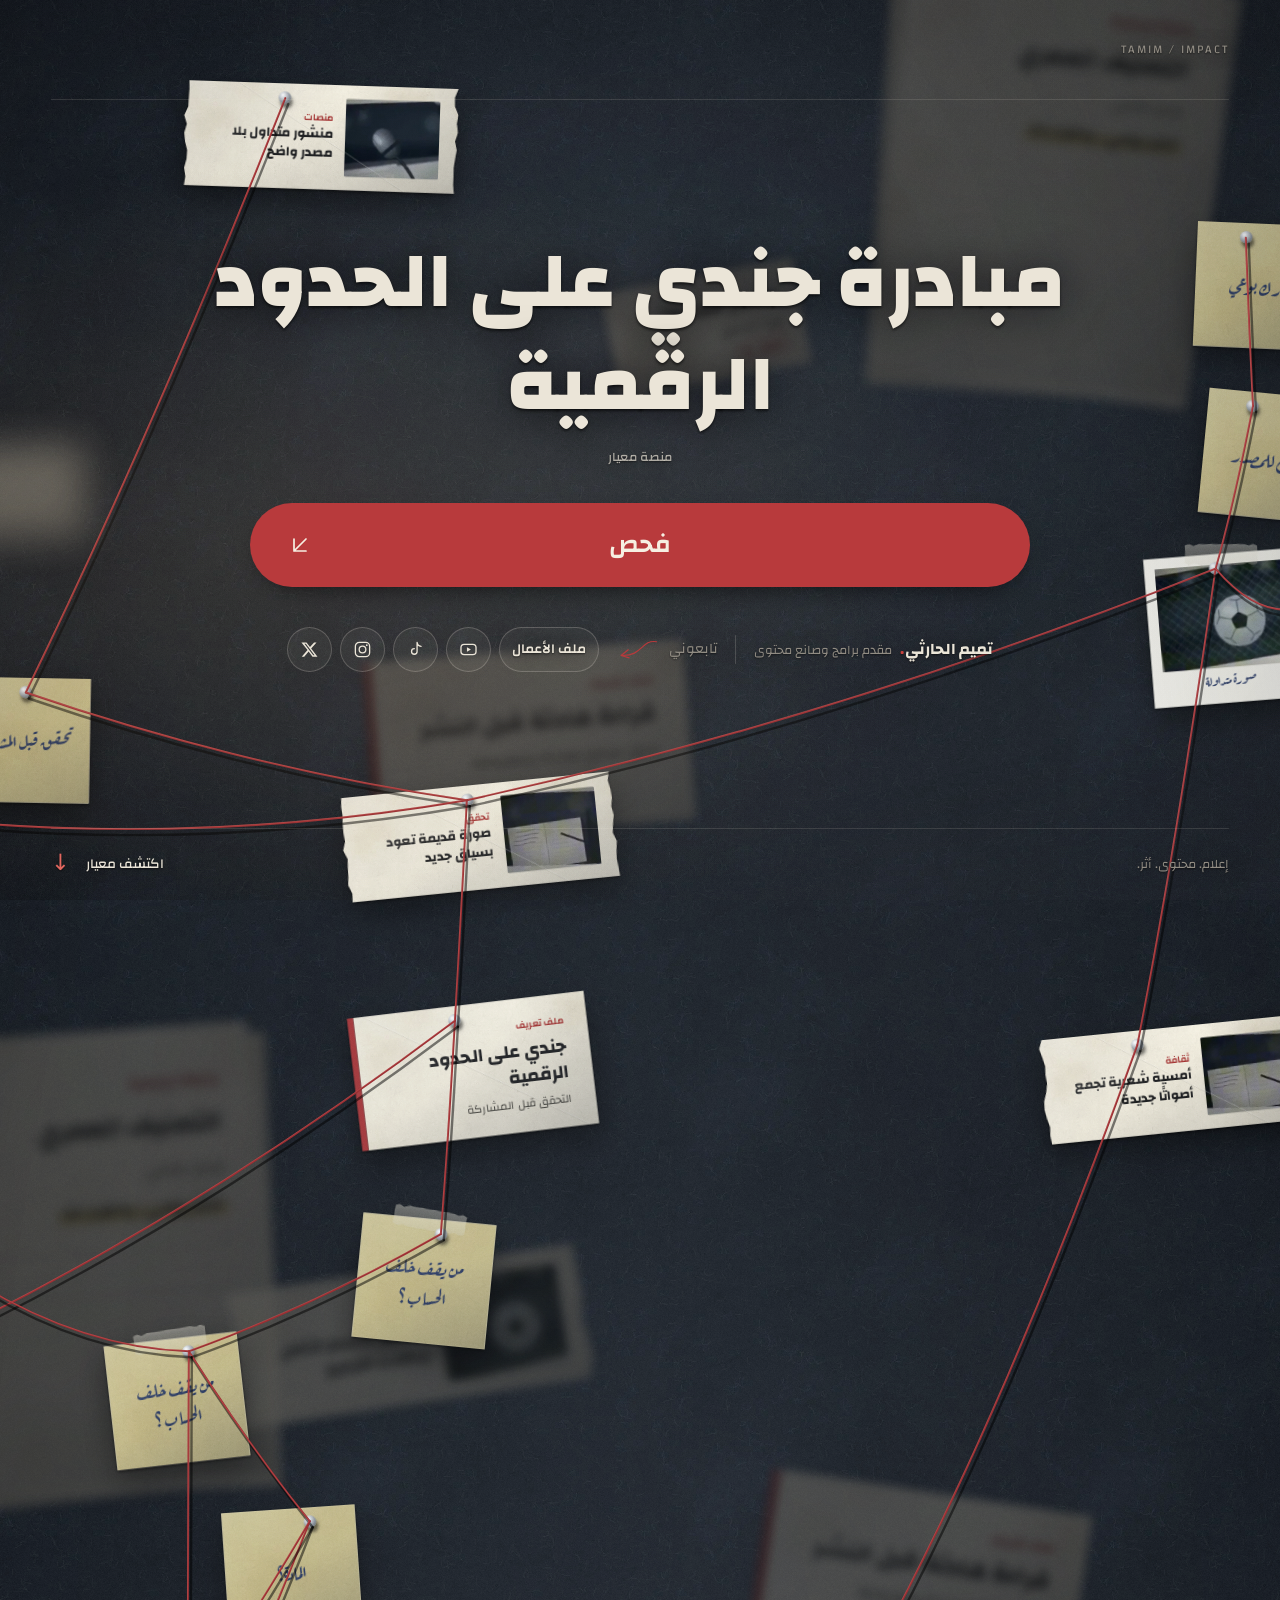
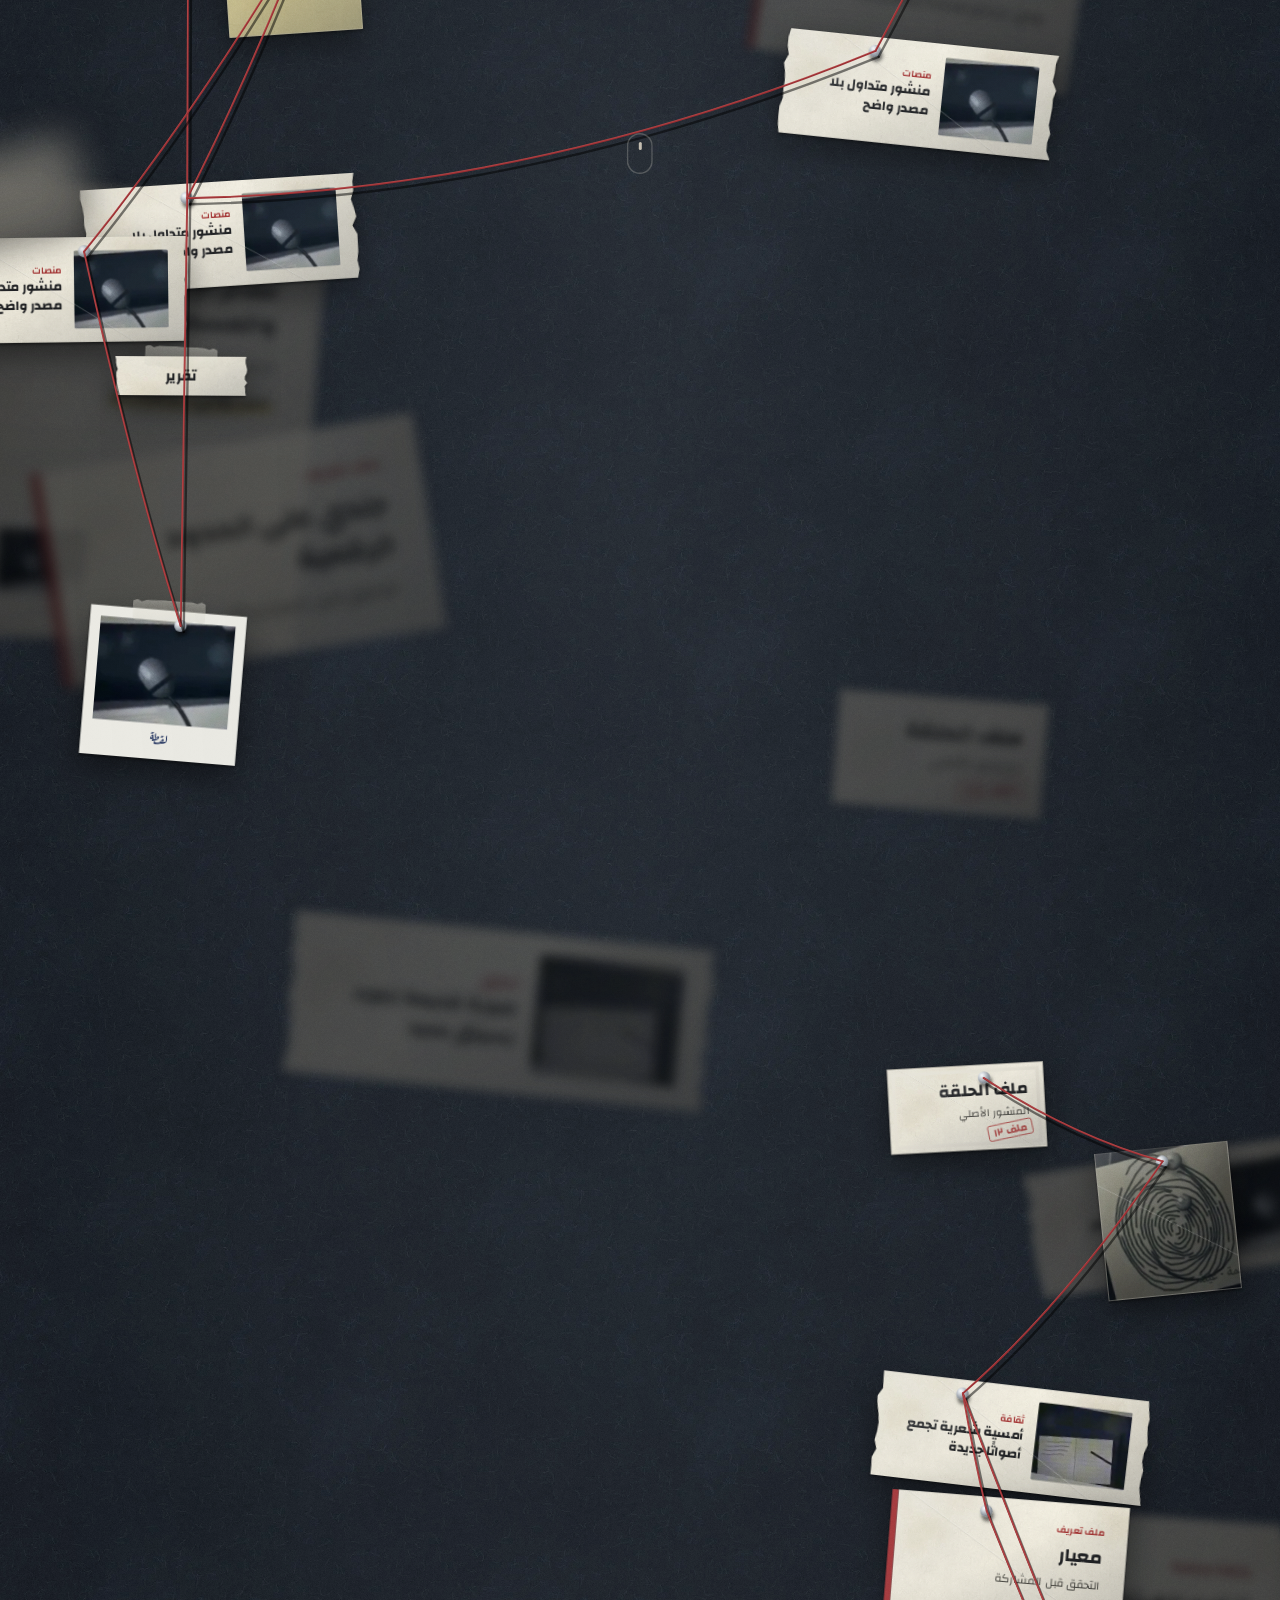
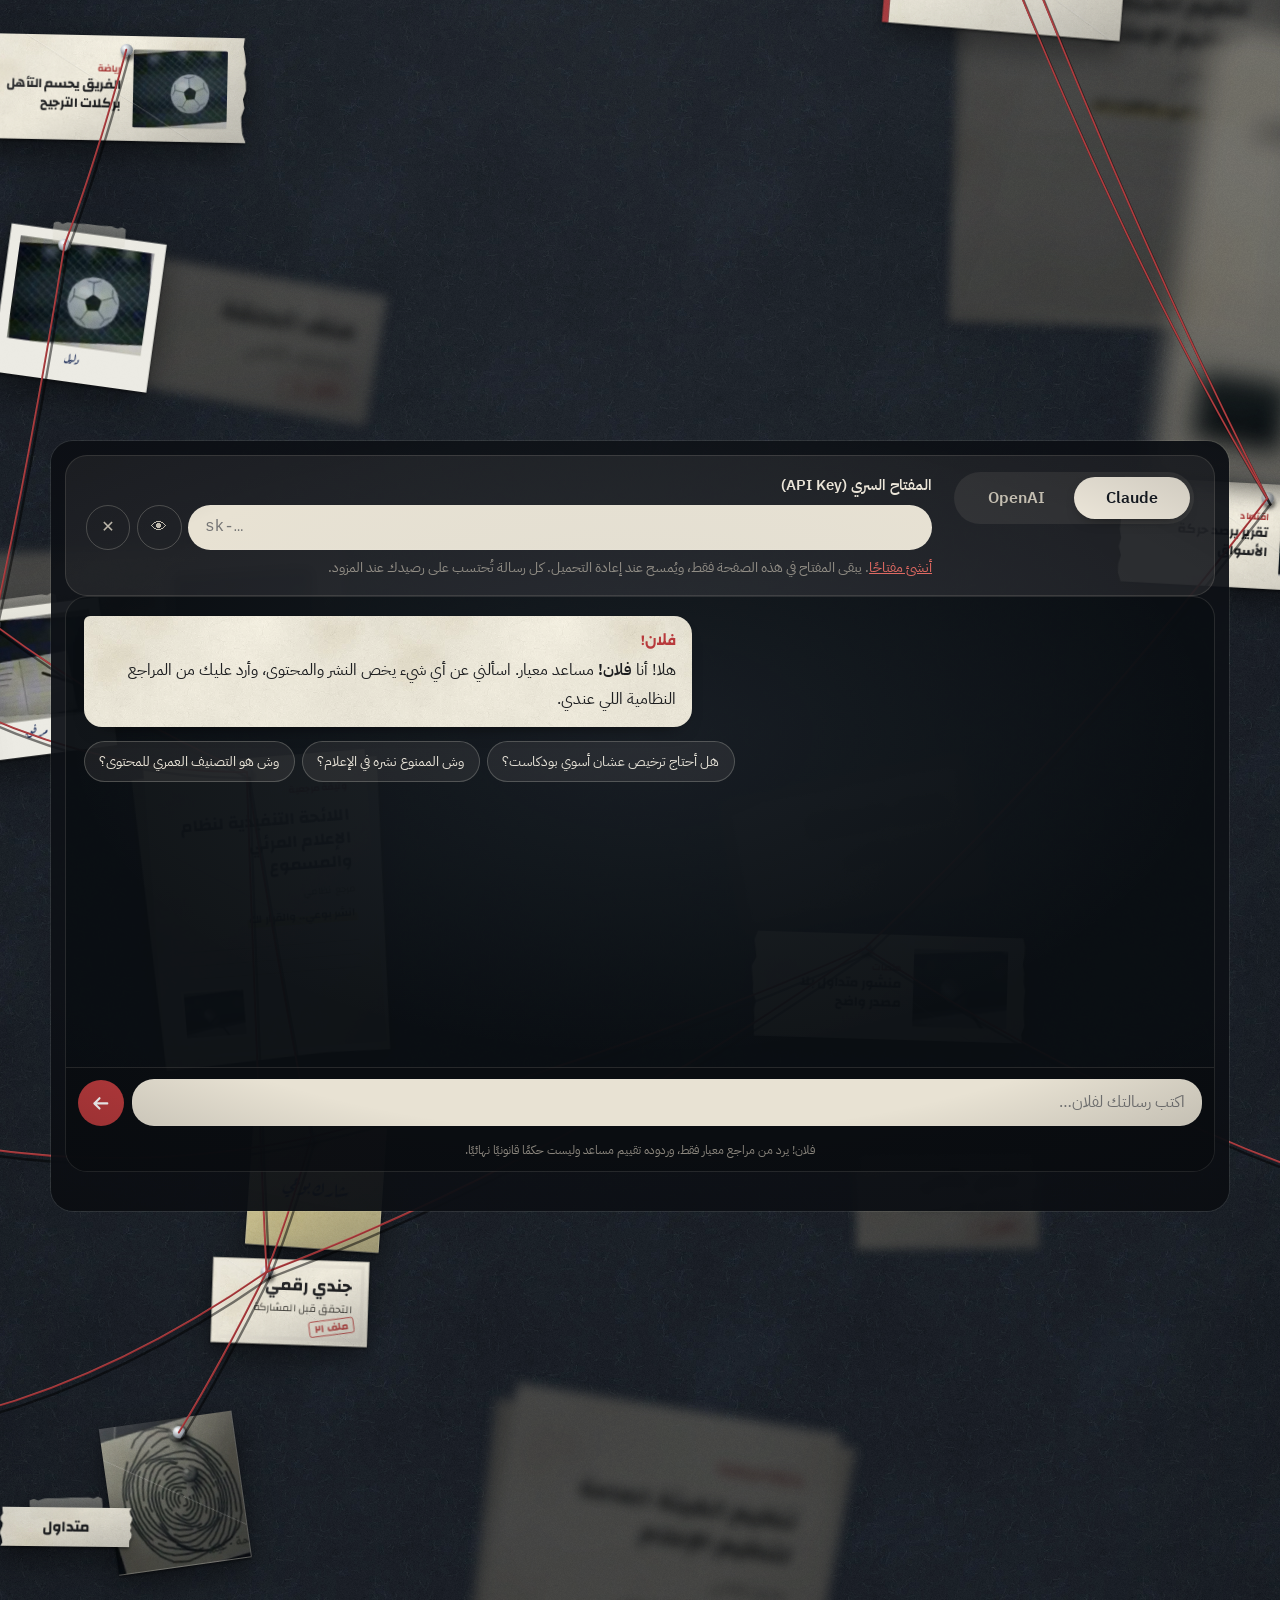
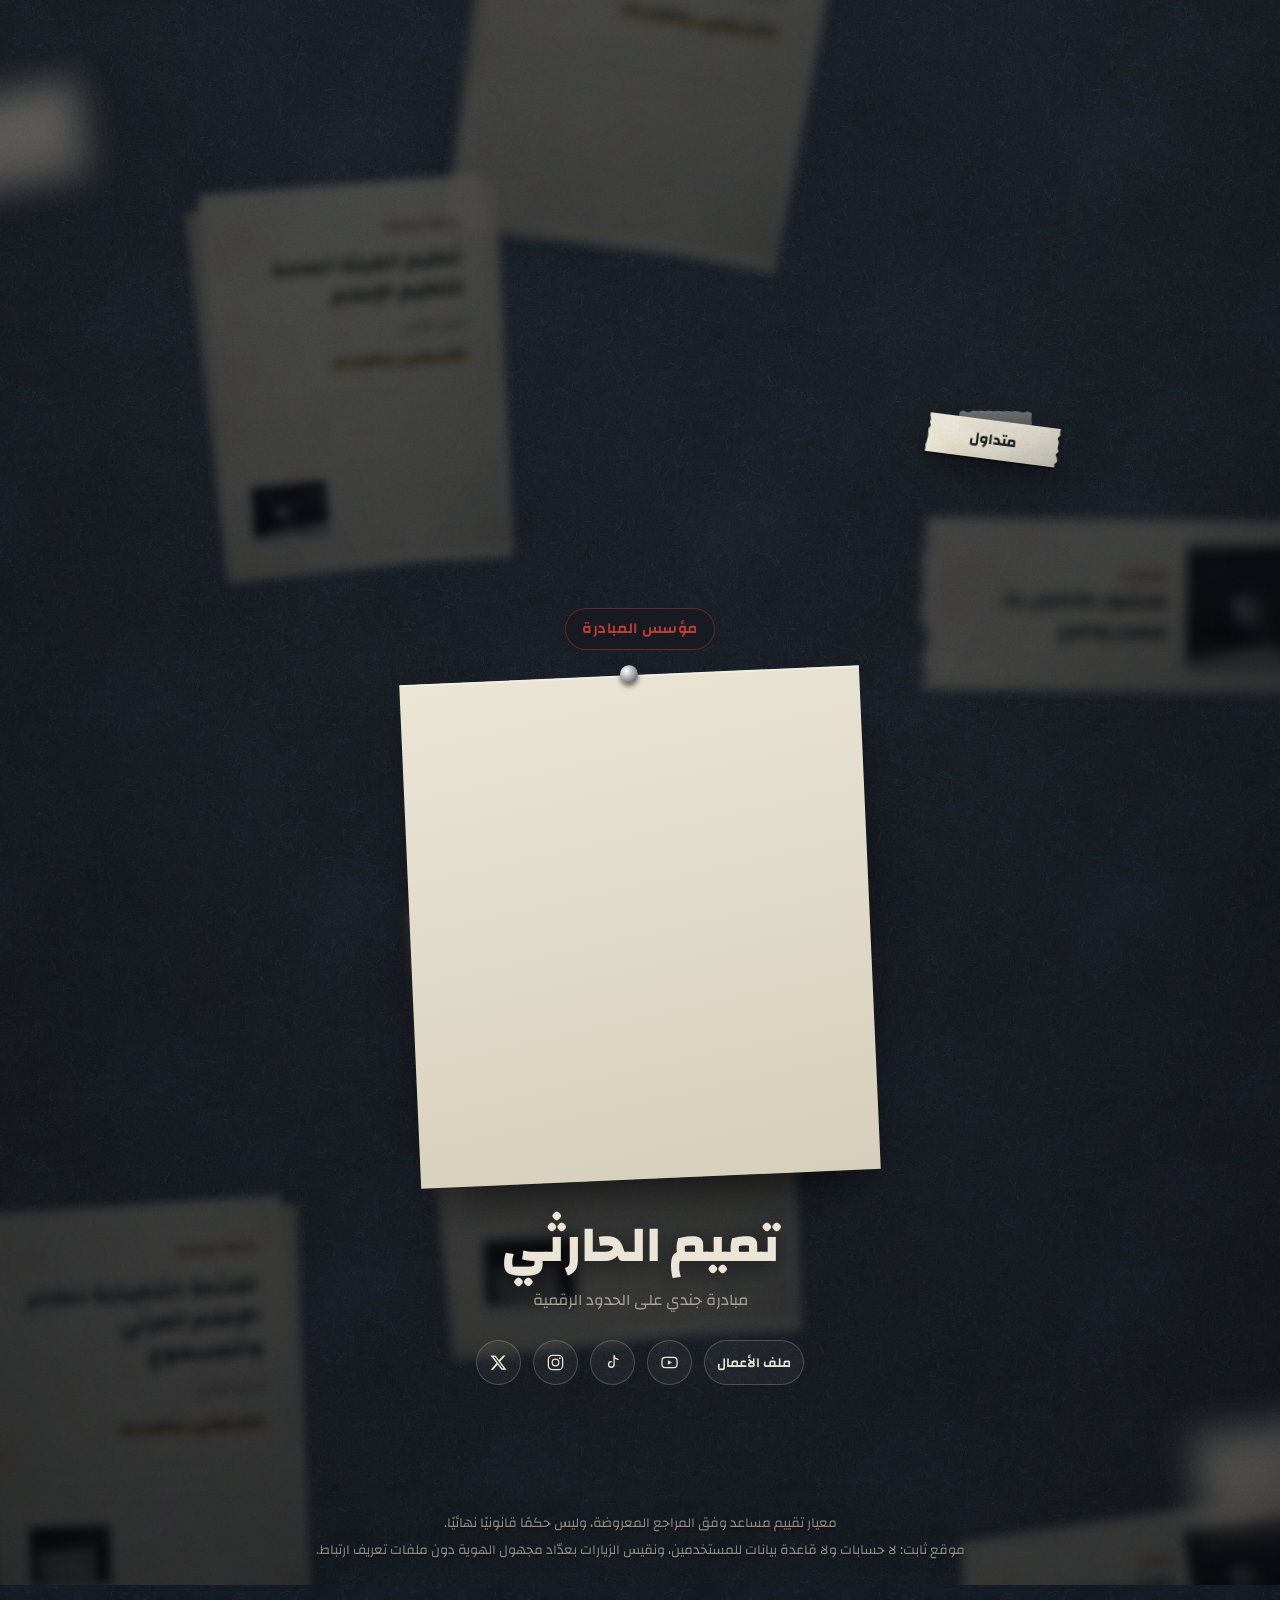
<file: index.html>
<!doctype html>
<html lang="ar" dir="rtl">
  <head>
    <meta charset="UTF-8" />
    <meta name="viewport" content="width=device-width, initial-scale=1.0, viewport-fit=cover" />
    <meta http-equiv="Content-Security-Policy" content="default-src 'none'; script-src 'self'; style-src 'self'; img-src 'self' data: blob: https://tamim.goatcounter.com; font-src 'self'; connect-src 'self' https://api.anthropic.com https://api.openai.com; frame-src 'self'; media-src 'self'; object-src 'none'; base-uri 'none'; form-action 'none'">
    <meta name="referrer" content="no-referrer" />
    <meta name="color-scheme" content="light" />
    <meta name="theme-color" content="#141920" />
    <meta name="description" content="معيار: راجع نصك وافهم المراجع النظامية المرتبطة به قبل النشر. تقييم مساعد وفق مراجع محددة ومعروضة." />
    <title>معيار</title>
    <link rel="icon" type="image/svg+xml" href="./favicon.svg" />
    <link rel="preload" as="image" href="./media/gauge-poster.webp" type="image/webp" />
    <link rel="stylesheet" href="./tamim-intro.css" />
    <script src="./t.js" defer></script>
    <script src="./tamim-intro.js" defer></script>
    <script src="./ask-embed.js" defer></script>
    <link rel="stylesheet" href="./ask.css" />
    <script type="module" crossorigin src="./assets/index-Sh7Qd4nb.js"></script>
    <link rel="stylesheet" crossorigin href="./assets/index-CPMTuU82.css">
  </head>
  <body>
    <a class="skip" href="#api">تخطَّ إلى أداة الفحص</a>

    <section class="tamim-intro" id="tamim-intro" aria-labelledby="tamim-intro-heading">
      <header class="tamim-masthead">
        <span class="tamim-edition" dir="ltr">TAMIM / IMPACT</span>
      </header>
      <div class="tamim-layout">
        <div class="tamim-copy">
          <h1 class="tamim-brand" id="tamim-intro-heading">مبادرة جندي على الحدود الرقمية</h1>
          <p class="tamim-initiative">منصة معيار</p>
          <div class="tamim-actions">
            <a class="tamim-action tamim-action-main" id="enter-miyaar" href="#top"><span>فحص</span><svg viewBox="0 0 24 24" aria-hidden="true"><path d="M18 6 6 18M6 6v12h12"/></svg></a>
          </div>
          <div class="tamim-follow">
            <span class="tamim-person">تميم الحارثي<em>.</em><small>مقدم برامج وصانع محتوى</small></span>
            <span class="tamim-follow-label">تابعوني<svg viewBox="0 0 52 28" aria-hidden="true"><path d="M49 5C30 2 32 23 6 22M14 15l-9 7 10 3"/></svg></span>
            <ul class="tamim-socials" aria-label="حسابات تميم">
              <li><a href="https://x.com/tamimimpact" target="_blank" rel="noopener noreferrer" aria-label="تميم على X"><svg viewBox="0 0 24 24" aria-hidden="true"><path class="fill" d="M17.8 3h3.1l-6.8 7.7 8 10.3h-6.3l-4.9-6.4L5.3 21H2.2l7.3-8.3L1.8 3h6.4l4.4 5.8L17.8 3Zm-1.1 16.2h1.7L7.4 4.7H5.6l11.1 14.5Z"/></svg></a></li>
              <li><a href="https://www.instagram.com/tamimimpact/" target="_blank" rel="noopener noreferrer" aria-label="تميم على Instagram"><svg viewBox="0 0 24 24" aria-hidden="true"><rect x="3" y="3" width="18" height="18" rx="5"/><circle cx="12" cy="12" r="4.2"/><circle fill="currentColor" stroke="none" cx="17.4" cy="6.6" r="1.1"/></svg></a></li>
              <li><a href="https://www.tiktok.com/@tamimimpact" target="_blank" rel="noopener noreferrer" aria-label="تميم على TikTok"><svg viewBox="0 0 24 24" aria-hidden="true"><path d="M14 3v11.5a3.5 3.5 0 1 1-3.5-3.5M14 3c.4 2.9 2.3 4.7 5 5"/></svg></a></li>
              <li><a href="https://www.youtube.com/@TamimImpact1" target="_blank" rel="noopener noreferrer" aria-label="تميم على YouTube"><svg viewBox="0 0 24 24" aria-hidden="true"><rect x="2.5" y="5.5" width="19" height="13" rx="4"/><path class="fill" d="M10 9.2v5.6l5-2.8z"/></svg></a></li>
              <li><a href="https://tamimbuteful1-prog.github.io/tamim-portfolio/" target="_blank" rel="noopener noreferrer" class="tamim-portfolio-link" dir="rtl">ملف الأعمال</a></li>
            </ul>
          </div>
        </div>
      </div>
      <div class="tamim-bottom">
        <p>إعلام. محتوى. أثر.</p>
        <a class="tamim-discover" href="#top">اكتشف معيار<span aria-hidden="true">↓</span></a>
      </div>
    </section>


    <header class="nav" id="nav">
      <a class="brand" href="#top" aria-label="معيار — أعلى الصفحة">معيار<span class="dot" aria-hidden="true"></span></a>
      <nav aria-label="أقسام الصفحة">
        <a href="#api">الفحص</a>
        <a href="#ask">اسأل فلان!</a>
        <a href="#files">الملفات</a>
      </nav>
    </header>


    <main id="main">
      <section class="hero" id="top" aria-labelledby="hero-h">
        <div class="hero-copy">
          <p class="hero-brand reveal">معيار</p>
          <h1 id="hero-h" class="reveal">انشر بوعي.</h1>
          <p class="lede reveal">راجع نصك وافهم المراجع النظامية المرتبطة به قبل النشر.</p>
          <div class="cta reveal">
            <a class="btn btn-primary" href="#api">فحص نص باستخدام API</a>
            <a class="btn btn-quiet" href="#ask">اسأل فلان!</a>
            <a class="btn btn-quiet" href="#files">تحميل الملفات ونسخ البرومبت</a>
          </div>
        </div>
        <a class="scroll-cue" href="#api" aria-label="تابع التمرير"><span></span></a>
      </section>

      <div id="anatomy" hidden></div>

      <!-- ============================================================ API path -->
      <section id="api" class="tool" aria-labelledby="api-h" tabindex="-1">
        <header class="section-head reveal">
          <p class="kicker">المسار الأول</p>
          <h2 id="api-h">افحص نصك عبر API</h2>
          <p>بمفتاحك لدى OpenAI أو Claude. يبحث معيار في المراجع داخل متصفحك، ثم يرسل المقاطع ذات الصلة فقط.</p>
          <p class="cost-note"><b>يتطلب دفع مبلغ مالي</b> لمنصة الذكاء الاصطناعي التي تختارها: Anthropic (Claude) أو OpenAI. أقل مبلغ للشحن ٥ دولارات.</p>
          <div class="videos">
            <p class="videos-label">شاهد الشرح: كيف تحصل على مفتاح API وتشحن رصيدك</p>
            <ul class="video-list">
              <li><button type="button" class="video-btn" data-video="claude-desktop"><svg viewBox="0 0 24 24" aria-hidden="true"><path d="M8 5.5v13l11-6.5z"/></svg><span>Claude<small>على الكمبيوتر</small></span></button></li>
              <li><button type="button" class="video-btn" data-video="claude-mobile" data-short=""><svg viewBox="0 0 24 24" aria-hidden="true"><path d="M8 5.5v13l11-6.5z"/></svg><span>Claude<small>على الجوال</small></span></button></li>
              <li><button type="button" class="video-btn" data-video="openai-desktop"><svg viewBox="0 0 24 24" aria-hidden="true"><path d="M8 5.5v13l11-6.5z"/></svg><span>OpenAI<small>على الكمبيوتر</small></span></button></li>
              <li><button type="button" class="video-btn" data-video="openai-mobile" data-short=""><svg viewBox="0 0 24 24" aria-hidden="true"><path d="M8 5.5v13l11-6.5z"/></svg><span>OpenAI<small>على الجوال</small></span></button></li>
            </ul>
          </div>
        </header>

        <dialog class="video-modal" id="video-modal" aria-label="فيديو الشرح">
          <div class="video-frame" id="video-frame"></div>
          <button type="button" class="video-close" id="video-close" aria-label="إغلاق الفيديو"><svg viewBox="0 0 24 24" aria-hidden="true"><path d="M6 6l12 12M18 6 6 18"/></svg></button>
        </dialog>

        <div class="bench reveal">
          <div class="setup">
            <div class="seg" role="radiogroup" aria-label="نوع المهمة" id="task-group" hidden>
              <button type="button" role="radio" aria-checked="true" data-task="check">فحص نص</button>
            </div>

            <div class="seg seg-provider" role="radiogroup" aria-label="مزود الذكاء الاصطناعي" id="provider-group">
              <button type="button" role="radio" aria-checked="false" data-provider="openai">OpenAI</button>
              <button type="button" role="radio" aria-checked="true" data-provider="anthropic">Claude</button>
            </div>

            <div class="field key-field">
              <label for="api-key">المفتاح السري (API Key)</label>
              <div class="key-row">
                <input id="api-key" type="password" autocomplete="off" autocapitalize="off" spellcheck="false" dir="ltr"
                  placeholder="sk-…" aria-describedby="key-help" />
                <button type="button" class="icon-btn" id="toggle-key" aria-pressed="false" aria-label="إظهار المفتاح" title="إظهار المفتاح">
                  <svg viewBox="0 0 24 24" aria-hidden="true"><path d="M2 12s3.6-7 10-7 10 7 10 7-3.6 7-10 7S2 12 2 12Z"/><circle cx="12" cy="12" r="3"/></svg>
                </button>
                <button type="button" class="icon-btn" id="clear-key" aria-label="مسح المفتاح" title="مسح المفتاح">
                  <svg viewBox="0 0 24 24" aria-hidden="true"><path d="M6 6l12 12M18 6 6 18"/></svg>
                </button>
              </div>
              <p class="hint" id="key-help">
                <a id="key-link" href="https://platform.claude.com/settings/keys" target="_blank" rel="noopener noreferrer">أنشئ مفتاحًا لدى Anthropic</a>
                · يبقى في هذه الصفحة فقط، ويُمسح عند إعادة التحميل.
              </p>
              <details class="more">
                <summary>ما المفتاح؟ وكيف تُحتسب التكلفة؟</summary>
                <div class="more-body">
                  <p>المفتاح يسمح لهذه الصفحة بإرسال طلبك إلى المزود عبر حسابك أنت. يُنشأ من لوحة المطورين لدى المزود، ويحتاج غالبًا إلى تفعيل الفوترة أو إضافة رصيد.</p>
                  <p>فوترة API منفصلة عن اشتراك ChatGPT أو Claude؛ الاشتراك وحده لا يكفي. كل طلب يُحتسب على حسابك لدى المزود.</p>
                  <p>لا يُحفظ المفتاح في المتصفح ولا في الروابط، ولا يُرسل إلا في ترويسة المصادقة إلى عنوان المزود الرسمي. يختار معيار النموذج تلقائيًا.</p>
                </div>
              </details>
            </div>
          </div>

          <div class="sheet">
            <label for="user-text" id="input-label" class="sheet-label">الصق النص الذي تنوي نشره</label>
            <textarea id="user-text" rows="9" maxlength="6000" placeholder="اكتب أو الصق النص هنا…"></textarea>
            <div class="field attach-field">
              <label for="ctx-attach">يرافق النص صورة أو فيديو أو هاشتاق أو ترند؟ صِفه باختصار (اختياري)</label>
              <input id="ctx-attach" type="text" maxlength="500" placeholder="مثال: صورة طفل · ضمن هاشتاق ترند · رد على تغريدة عن…" />
            </div>
            <div class="sheet-meta">
              <span class="counter" id="counter" aria-live="polite"></span>
              <details class="more context" id="context">
                <summary>سياق اختياري</summary>
                <div class="more-body grid3">
                  <div class="field">
                    <label for="ctx-venue">مكان النشر</label>
                    <select id="ctx-venue">
                      <option value="">غير محدد</option>
                      <option value="social">منصة تواصل اجتماعي</option>
                      <option value="web">موقع إلكتروني أو مدونة</option>
                      <option value="print">صحيفة أو مجلة أو مطبوعة</option>
                      <option value="broadcast">قناة تلفزيونية أو إذاعية</option>
                      <option value="audio">بودكاست أو محتوى صوتي</option>
                      <option value="video">فيلم أو فيديو</option>
                      <option value="outdoor">إعلان في مكان عام أو لوحة</option>
                      <option value="other">أخرى</option>
                    </select>
                  </div>
                  <div class="field">
                    <label for="ctx-ad">يتضمن إعلانًا تجاريًا؟</label>
                    <select id="ctx-ad">
                      <option value="">غير محدد</option>
                      <option value="yes">نعم</option>
                      <option value="no">لا</option>
                      <option value="unsure">غير متأكد</option>
                    </select>
                  </div>
                  <div class="field">
                    <label for="ctx-license">لديك إذن أو ترخيص ذو صلة؟</label>
                    <select id="ctx-license">
                      <option value="">غير محدد</option>
                      <option value="yes">نعم</option>
                      <option value="no">لا</option>
                      <option value="unsure">غير متأكد</option>
                      <option value="na">لا ينطبق</option>
                    </select>
                  </div>
                  <p class="hint full">لا تُدخل معلومات شخصية. تُرسل هذه الإجابات كما هي، ولا يتحقق منها معيار.</p>
                </div>
              </details>
            </div>

            <div class="runbar">
              <div class="estimate" id="estimate" aria-live="polite"></div>
              <label class="check" id="consent-box">
                <input type="checkbox" id="consent" />
                <span>أوافق على إرسال النص والمراجع المختارة إلى المزود الذي اخترته.</span>
              </label>
              <div class="actions">
                <button type="button" class="btn btn-primary" id="run">افحص النص</button>
                <button type="button" class="btn btn-quiet" id="cancel" hidden>إلغاء</button>
              </div>
              <p class="hint" id="cancel-note" hidden>الإلغاء يوقف الانتظار، ولا يضمن إلغاء تكلفة ما عالجه المزود بالفعل.</p>
            </div>
          </div>
        </div>

        <div id="output" class="output" aria-live="polite"></div>
      </section>

      <!-- ============================================================ Ask Fulan -->
      <section id="ask" class="tool ask" aria-labelledby="ask-h" tabindex="-1">
        <header class="section-head reveal">
          <p class="kicker">المسار الثاني</p>
          <h2 id="ask-h">اسأل فلان!</h2>
          <p>«فلان!» مساعد معيار. اسأله عن أي شيء يخص النشر والمحتوى، ويجاوبك من المراجع النظامية المعروضة.</p>
          <p class="hint">دردشة: ترسل رسالتك ويرد عليك. يعمل بمفتاح API (أدخله هنا مرة ثانية)، ويمكنك فتحه في <a href="./ask.html">صفحة مستقلة</a>.</p>
        </header>
        <iframe id="ask-frame" class="ask-frame" src="./ask.html" title="اسأل فلان!" loading="lazy"></iframe>
      </section>

      <!-- ============================================================ Files path -->
      <section id="files" class="tool files" aria-labelledby="files-h" tabindex="-1">
        <header class="section-head reveal">
          <p class="kicker">المسار الثالث</p>
          <h2 id="files-h">استخدم معيار داخل مساعدك</h2>
          <p>دون مفتاح API: أرفق المراجع والبرومبت في ChatGPT أو Claude.</p>
        </header>

        <ol class="steps">
          <li class="step reveal">
            <span class="num" aria-hidden="true">١</span>
            <h3>حمّل الملفات وانسخ البرومبت.</h3>
            <div class="step-actions">
              <a class="btn btn-primary" id="zip-link" href="./miyaar-references.zip" download>تحميل ملف ZIP</a>
              <button type="button" class="btn btn-quiet" id="copy-prompt">نسخ البرومبت</button>
            </div>
            <p class="hint" id="zip-meta">ملفات المراجع (PDF) والبرومبت، في ملف واحد.</p>
          </li>
          <li class="step reveal">
            <span class="num" aria-hidden="true">٢</span>
            <h3>فك ضغط ZIP، وأرفق ملفات PDF والبرومبت في دردشة ChatGPT أو Claude.</h3>
            <div class="step-actions">
              <a class="btn btn-quiet" href="https://chatgpt.com/" target="_blank" rel="noopener noreferrer">فتح ChatGPT</a>
              <a class="btn btn-quiet" href="https://claude.ai/" target="_blank" rel="noopener noreferrer">فتح Claude</a>
            </div>
          </li>
          <li class="step reveal">
            <span class="num" aria-hidden="true">٣</span>
            <h3>اكتب النص الذي تريد فحصه أو السؤال الذي تريد طرحه.</h3>
            <p class="hint">تظهر الإجابة داخل المساعد الذي اخترته، ويخضع الاستخدام لحدود حسابك وخطته. معيار لا ينقل الملفات تلقائيًا، ولا تعود الإجابة إلى هذه الصفحة.</p>
          </li>
        </ol>

        <details class="more prompt-view reveal">
          <summary>قراءة البرومبت كاملًا</summary>
          <div class="more-body">
            <pre id="prompt-text" dir="rtl"></pre>
          </div>
        </details>
      </section>

      <section id="founder" class="founder" aria-labelledby="founder-h">
        <p class="founder-kicker">مؤسس المبادرة</p>
        <figure class="founder-photo">
          <img src="./media/founder.jpg" width="720" height="720" loading="lazy" decoding="async" alt="تميم الحارثي" />
        </figure>
        <h2 id="founder-h" class="founder-name">تميم الحارثي</h2>
        <p class="founder-role">مبادرة جندي على الحدود الرقمية</p>
        <ul class="tamim-socials founder-socials" aria-label="حسابات تميم">
              <li><a href="https://x.com/tamimimpact" target="_blank" rel="noopener noreferrer" aria-label="تميم على X"><svg viewBox="0 0 24 24" aria-hidden="true"><path class="fill" d="M17.8 3h3.1l-6.8 7.7 8 10.3h-6.3l-4.9-6.4L5.3 21H2.2l7.3-8.3L1.8 3h6.4l4.4 5.8L17.8 3Zm-1.1 16.2h1.7L7.4 4.7H5.6l11.1 14.5Z"/></svg></a></li>
              <li><a href="https://www.instagram.com/tamimimpact/" target="_blank" rel="noopener noreferrer" aria-label="تميم على Instagram"><svg viewBox="0 0 24 24" aria-hidden="true"><rect x="3" y="3" width="18" height="18" rx="5"/><circle cx="12" cy="12" r="4.2"/><circle fill="currentColor" stroke="none" cx="17.4" cy="6.6" r="1.1"/></svg></a></li>
              <li><a href="https://www.tiktok.com/@tamimimpact" target="_blank" rel="noopener noreferrer" aria-label="تميم على TikTok"><svg viewBox="0 0 24 24" aria-hidden="true"><path d="M14 3v11.5a3.5 3.5 0 1 1-3.5-3.5M14 3c.4 2.9 2.3 4.7 5 5"/></svg></a></li>
              <li><a href="https://www.youtube.com/@TamimImpact1" target="_blank" rel="noopener noreferrer" aria-label="تميم على YouTube"><svg viewBox="0 0 24 24" aria-hidden="true"><rect x="2.5" y="5.5" width="19" height="13" rx="4"/><path class="fill" d="M10 9.2v5.6l5-2.8z"/></svg></a></li>
              <li><a href="https://tamimbuteful1-prog.github.io/tamim-portfolio/" target="_blank" rel="noopener noreferrer" class="tamim-portfolio-link" dir="rtl">ملف الأعمال</a></li>
            </ul>
      </section>

    </main>

    <footer class="foot">
      <p>معيار تقييم مساعد وفق المراجع المعروضة، وليس حكمًا قانونيًا نهائيًا.</p>
      <p>موقع ثابت: لا حسابات ولا قاعدة بيانات للمستخدمين، ونقيس الزيارات بعدّاد مجهول الهوية دون ملفات تعريف ارتباط.</p>
    </footer>

    <noscript><p class="noscript">تعمل روابط التحميل والمساعدين دون JavaScript، أما أداة الفحص عبر API فتحتاج إلى تفعيله.</p></noscript>
  </body>
</html>
</file>
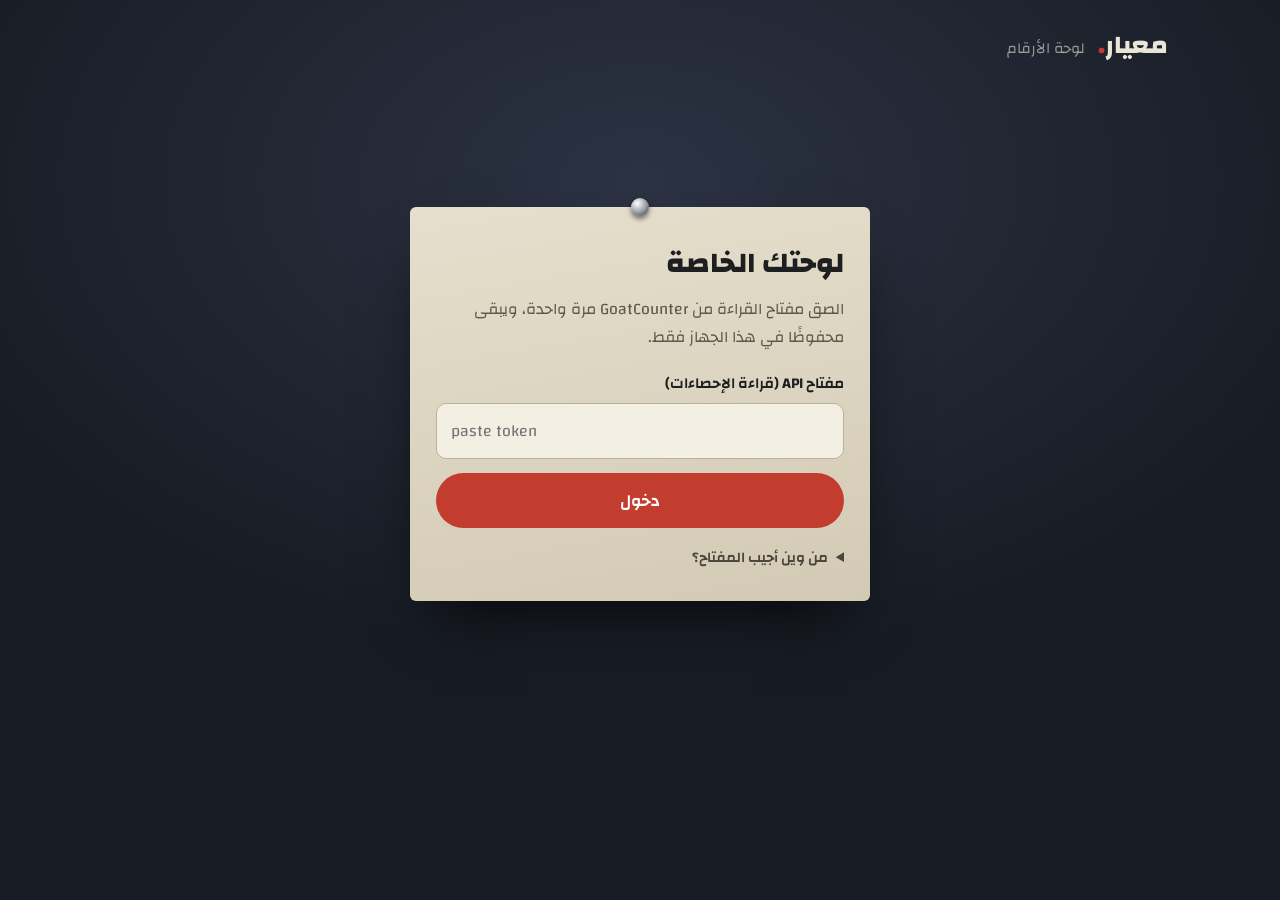
<file: stats/index.html>
<!DOCTYPE html>
<html lang="ar" dir="rtl">
<head>
<meta charset="utf-8">
<meta name="viewport" content="width=device-width,initial-scale=1">
<meta name="robots" content="noindex,nofollow">
<meta name="referrer" content="no-referrer">
<meta http-equiv="Content-Security-Policy" content="default-src 'none'; script-src 'self'; style-src 'self'; font-src 'self'; img-src 'self' data:; connect-src https://tamim.goatcounter.com; base-uri 'none'; form-action 'none'">
<title>لوحة معيار — خاصة</title>
<link rel="stylesheet" href="./stats.css">
<script src="./stats.js" defer></script>
</head>
<body>
<header class="top">
  <div class="brand">معيار<span>.</span> <small>لوحة الأرقام</small></div>
  <div class="actions">
    <button id="refresh" class="ghost" type="button" hidden>تحديث</button>
    <button id="logout" class="ghost" type="button" hidden>خروج</button>
  </div>
</header>

<main>
  <!-- login -->
  <section id="login" class="login" hidden>
    <div class="paper">
      <h1>لوحتك الخاصة</h1>
      <p>الصق مفتاح القراءة من GoatCounter مرة واحدة، ويبقى محفوظًا في هذا الجهاز فقط.</p>
      <label for="token">مفتاح API (قراءة الإحصاءات)</label>
      <input id="token" type="password" autocomplete="off" spellcheck="false" dir="ltr" placeholder="paste token">
      <button id="save" type="button" class="primary">دخول</button>
      <p class="err" id="lerr" hidden></p>
      <details>
        <summary>من وين أجيب المفتاح؟</summary>
        <ol>
          <li>افتح <b dir="ltr">tamim.goatcounter.com</b> ثم <b>Settings</b>.</li>
          <li>اختر <b>API</b> ثم <b>New API key</b>.</li>
          <li>فعّل <b>Read statistics</b> فقط، واحفظ، ثم انسخ المفتاح.</li>
        </ol>
      </details>
    </div>
  </section>

  <!-- dashboard -->
  <section id="dash" hidden>
    <nav class="range" id="range">
      <button type="button" data-r="1">اليوم</button>
      <button type="button" data-r="7" class="on">٧ أيام</button>
      <button type="button" data-r="30">٣٠ يوم</button>
      <button type="button" data-r="all">من البداية</button>
    </nav>

    <div class="hero card">
      <div>
        <p class="lbl">الزيارات</p>
        <p class="big" id="v-visits">—</p>
      </div>
      <svg id="chart" viewBox="0 0 600 140" preserveAspectRatio="none" aria-hidden="true"></svg>
    </div>

    <div class="grid">
      <div class="card">
        <p class="lbl">استخدموا الفحص عبر API</p>
        <p class="num" id="v-api">—</p>
        <p class="sub"><span>Claude <b id="v-api-c">—</b></span><span>OpenAI <b id="v-api-o">—</b></span></p>
      </div>
      <div class="card">
        <p class="lbl">حمّلوا الملفات</p>
        <p class="num" id="v-dl">—</p>
      </div>
      <div class="card">
        <p class="lbl">نسخوا البرومبت</p>
        <p class="num" id="v-cp">—</p>
      </div>
      <div class="card">
        <p class="lbl">ضغطوا على حساباتك</p>
        <p class="num" id="v-soc">—</p>
        <p class="sub"><span>X <b id="v-x">—</b></span><span>Instagram <b id="v-ig">—</b></span><span>TikTok <b id="v-tt">—</b></span></p>
      </div>
    </div>

    <p class="foot" id="upd"></p>
    <p class="err" id="derr" hidden></p>
  </section>
</main>
</body>
</html>
</file>
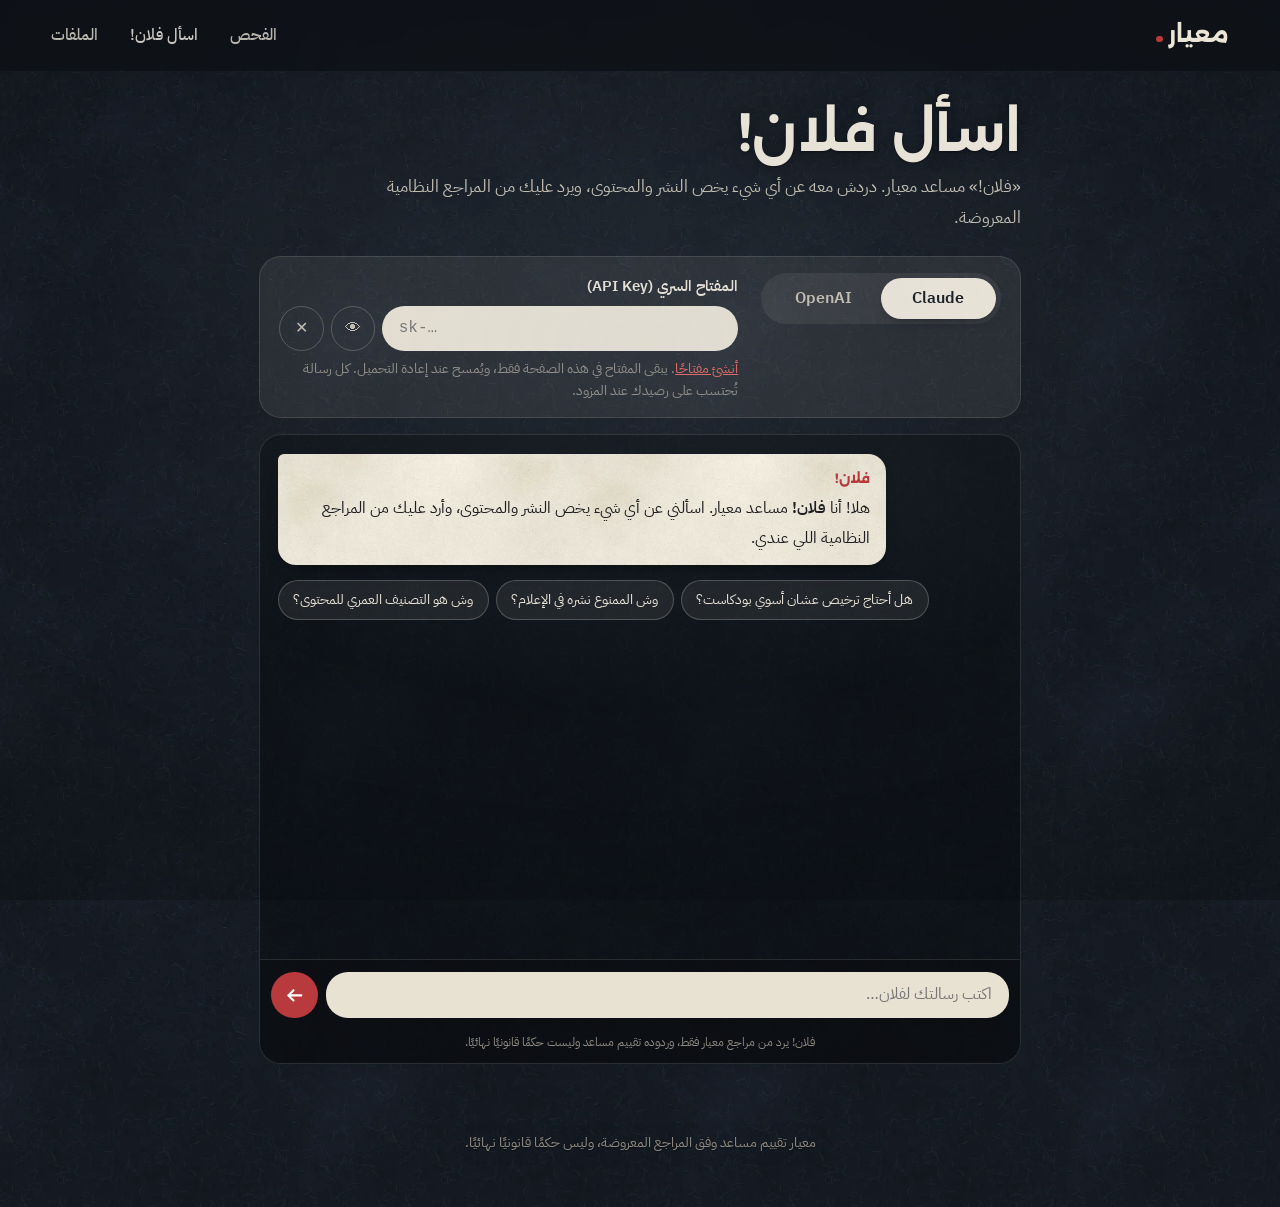
<file: ask.html>
<!doctype html>
<html lang="ar" dir="rtl">
  <head>
    <meta charset="UTF-8" />
    <meta name="viewport" content="width=device-width, initial-scale=1.0, viewport-fit=cover" />
    <meta http-equiv="Content-Security-Policy" content="default-src 'none'; script-src 'self'; style-src 'self'; img-src 'self' data: blob: https://tamim.goatcounter.com; font-src 'self'; connect-src 'self' https://api.anthropic.com https://api.openai.com; base-uri 'self'; form-action 'none'; object-src 'none'" />
    <meta name="referrer" content="no-referrer" />
    <meta name="color-scheme" content="light" />
    <meta name="theme-color" content="#141920" />
    <meta name="description" content="اسأل فلان! مساعد منصة معيار: دردش معه عن أي شيء يخص النشر والمحتوى، ويرد عليك من المراجع النظامية المعروضة." />
    <title>اسأل فلان! — معيار</title>
    <link rel="icon" type="image/svg+xml" href="./favicon.svg" />
    <script src="./ask-head.js"></script>
    <link rel="stylesheet" href="./assets/index-CPMTuU82.css" />
    <link rel="stylesheet" href="./ask-chat.css" />
    <script src="./t.js" defer></script>
    <script src="./ask-chat.js" defer></script>
  </head>
  <body class="fc-body">
    <header class="nav fc-nav" id="nav">
      <a class="brand" href="./" aria-label="معيار — الرئيسية">معيار<span class="dot" aria-hidden="true"></span></a>
      <nav aria-label="أقسام الموقع">
        <a href="./#api">الفحص</a>
        <a href="./ask.html" aria-current="page">اسأل فلان!</a>
        <a href="./#files">الملفات</a>
      </nav>
    </header>

    <main id="main" class="fc">
      <header class="fc-head">
        <h1>اسأل فلان!</h1>
        <p>«فلان!» مساعد معيار. دردش معه عن أي شيء يخص النشر والمحتوى، ويرد عليك من المراجع النظامية المعروضة.</p>
      </header>

      <section class="fc-setup" id="fc-setup" aria-label="إعداد المحادثة">
        <div class="fc-setup-row">
          <div class="seg fc-seg" role="radiogroup" aria-label="مزود الذكاء الاصطناعي" id="fc-provider">
            <button type="button" role="radio" aria-checked="true" data-p="anthropic">Claude</button>
            <button type="button" role="radio" aria-checked="false" data-p="openai">OpenAI</button>
          </div>
          <div class="fc-key">
            <label for="fc-key-input">المفتاح السري (API Key)</label>
            <div class="fc-key-field">
              <input id="fc-key-input" type="password" dir="ltr" autocomplete="off" spellcheck="false" placeholder="sk-…" />
              <button type="button" class="fc-icon" id="fc-key-show" aria-label="إظهار المفتاح">👁</button>
              <button type="button" class="fc-icon" id="fc-key-clear" aria-label="مسح المفتاح">✕</button>
            </div>
            <p class="fc-hint"><a id="fc-key-link" href="https://platform.claude.com/settings/keys" target="_blank" rel="noopener noreferrer">أنشئ مفتاحًا</a>. يبقى المفتاح في هذه الصفحة فقط، ويُمسح عند إعادة التحميل. كل رسالة تُحتسب على رصيدك عند المزود.</p>
          </div>
        </div>
        <div class="fc-setup-done" hidden>
          <span id="fc-key-status">المفتاح جاهز</span>
          <button type="button" class="fc-link" id="fc-key-edit">تغيير</button>
        </div>
      </section>

      <section class="fc-chat" aria-label="المحادثة">
        <div class="fc-log" id="fc-log" aria-live="polite"></div>
        <form class="fc-composer" id="fc-form">
          <textarea id="fc-input" rows="1" placeholder="اكتب رسالتك لفلان…" aria-label="رسالتك"></textarea>
          <button type="submit" class="fc-send" id="fc-send" aria-label="إرسال">
            <svg viewBox="0 0 24 24" aria-hidden="true"><path d="M20 12H5M11 6l-6 6 6 6"/></svg>
          </button>
        </form>
        <p class="fc-foot">فلان! يرد من مراجع معيار فقط، وردوده تقييم مساعد وليست حكمًا قانونيًا نهائيًا.</p>
      </section>
    </main>

    <footer class="foot fc-pagefoot">
      <p>معيار تقييم مساعد وفق المراجع المعروضة، وليس حكمًا قانونيًا نهائيًا.</p>
    </footer>
    <noscript><p class="noscript">«اسأل فلان!» يحتاج إلى تفعيل JavaScript.</p></noscript>
  </body>
</html>
</file>
<file: tamim-intro.css>
@font-face{font-family:"Changa";font-style:normal;font-weight:400;font-display:swap;src:url(./assets/fonts/changa-arabic-400-normal.woff2) format("woff2");unicode-range:U+0600-06FF,U+0750-077F,U+0870-088E,U+0890-0891,U+0897-08E1,U+08E3-08FF,U+200C-200E,U+2010-2011,U+204F,U+2E41,U+FB50-FDFF,U+FE70-FE74,U+FE76-FEFC}
@font-face{font-family:"Changa";font-style:normal;font-weight:400;font-display:swap;src:url(./assets/fonts/changa-latin-400-normal.woff2) format("woff2");unicode-range:U+0000-00FF,U+0131,U+0152-0153,U+02BB-02BC,U+02C6,U+02DA,U+02DC,U+0304,U+0308,U+0329,U+2000-206F,U+20AC,U+2122,U+2191,U+2193,U+2212,U+2215,U+FEFF,U+FFFD}
@font-face{font-family:"Changa";font-style:normal;font-weight:500;font-display:swap;src:url(./assets/fonts/changa-arabic-500-normal.woff2) format("woff2");unicode-range:U+0600-06FF,U+0750-077F,U+0870-088E,U+0890-0891,U+0897-08E1,U+08E3-08FF,U+200C-200E,U+2010-2011,U+204F,U+2E41,U+FB50-FDFF,U+FE70-FE74,U+FE76-FEFC}
@font-face{font-family:"Changa";font-style:normal;font-weight:500;font-display:swap;src:url(./assets/fonts/changa-latin-500-normal.woff2) format("woff2");unicode-range:U+0000-00FF,U+0131,U+0152-0153,U+02BB-02BC,U+02C6,U+02DA,U+02DC,U+0304,U+0308,U+0329,U+2000-206F,U+20AC,U+2122,U+2191,U+2193,U+2212,U+2215,U+FEFF,U+FFFD}
@font-face{font-family:"Changa";font-style:normal;font-weight:600;font-display:swap;src:url(./assets/fonts/changa-arabic-600-normal.woff2) format("woff2");unicode-range:U+0600-06FF,U+0750-077F,U+0870-088E,U+0890-0891,U+0897-08E1,U+08E3-08FF,U+200C-200E,U+2010-2011,U+204F,U+2E41,U+FB50-FDFF,U+FE70-FE74,U+FE76-FEFC}
@font-face{font-family:"Changa";font-style:normal;font-weight:600;font-display:swap;src:url(./assets/fonts/changa-latin-600-normal.woff2) format("woff2");unicode-range:U+0000-00FF,U+0131,U+0152-0153,U+02BB-02BC,U+02C6,U+02DA,U+02DC,U+0304,U+0308,U+0329,U+2000-206F,U+20AC,U+2122,U+2191,U+2193,U+2212,U+2215,U+FEFF,U+FFFD}
@font-face{font-family:"Changa";font-style:normal;font-weight:700;font-display:swap;src:url(./assets/fonts/changa-arabic-700-normal.woff2) format("woff2");unicode-range:U+0600-06FF,U+0750-077F,U+0870-088E,U+0890-0891,U+0897-08E1,U+08E3-08FF,U+200C-200E,U+2010-2011,U+204F,U+2E41,U+FB50-FDFF,U+FE70-FE74,U+FE76-FEFC}
@font-face{font-family:"Changa";font-style:normal;font-weight:700;font-display:swap;src:url(./assets/fonts/changa-latin-700-normal.woff2) format("woff2");unicode-range:U+0000-00FF,U+0131,U+0152-0153,U+02BB-02BC,U+02C6,U+02DA,U+02DC,U+0304,U+0308,U+0329,U+2000-206F,U+20AC,U+2122,U+2191,U+2193,U+2212,U+2215,U+FEFF,U+FFFD}
@font-face{font-family:"Changa";font-style:normal;font-weight:800;font-display:swap;src:url(./assets/fonts/changa-arabic-800-normal.woff2) format("woff2");unicode-range:U+0600-06FF,U+0750-077F,U+0870-088E,U+0890-0891,U+0897-08E1,U+08E3-08FF,U+200C-200E,U+2010-2011,U+204F,U+2E41,U+FB50-FDFF,U+FE70-FE74,U+FE76-FEFC}
@font-face{font-family:"Changa";font-style:normal;font-weight:800;font-display:swap;src:url(./assets/fonts/changa-latin-800-normal.woff2) format("woff2");unicode-range:U+0000-00FF,U+0131,U+0152-0153,U+02BB-02BC,U+02C6,U+02DA,U+02DC,U+0304,U+0308,U+0329,U+2000-206F,U+20AC,U+2122,U+2191,U+2193,U+2212,U+2215,U+FEFF,U+FFFD}
.tamim-intro{position:relative;z-index:3;isolation:isolate;overflow:hidden;min-height:100svh;background:transparent;color:#ebe5d8;padding:0 var(--gutter);display:flex;flex-direction:column;font-family:var(--body);text-shadow:0 1px 2px rgba(0,0,0,.55),0 0 18px rgba(8,10,14,.55)}
.tamim-intro::before{content:"";position:absolute;inset:0;z-index:-1;background:radial-gradient(ellipse at 22% 62%,rgba(214,170,120,.13) 0,transparent 51%),linear-gradient(125deg,transparent 52%,rgba(190,205,225,.05));pointer-events:none}
.tamim-masthead{height:100px;display:flex;align-items:center;justify-content:space-between;border-bottom:1px solid rgba(235,229,216,.13);gap:1rem}
.tamim-signature{font-family:var(--display);font-size:1rem;font-weight:650;text-decoration:none}
.tamim-edition{margin-inline-start:auto;font-size:.74rem;letter-spacing:.17em;color:#918c83;font-family:var(--display)}
.tamim-layout{flex:1;display:grid;grid-template-columns:1fr;justify-items:center;text-align:center;align-items:center;gap:4vw;max-width:1440px;width:100%;margin:auto;min-height:610px}
.tamim-copy{position:relative;z-index:2;padding:55px 0 80px;width:100%;max-width:980px;display:flex;flex-direction:column;align-items:center}
.tamim-kicker{color:#e2675f;font-weight:500;display:flex;align-items:center;gap:.65rem;margin-bottom:1.6rem;font-size:1rem}
.tamim-kicker::before{content:"";width:7px;height:7px;border-radius:50%;background:#b83a3c}
.tamim-name{font-family:var(--display);font-weight:650;font-size:clamp(1.5rem,2.3vw,2.1rem);line-height:1.35;letter-spacing:0;margin:0 0 1.5rem;text-shadow:0 2px 3px rgba(0,0,0,.6),0 0 40px rgba(8,10,14,.7)}
.tamim-brand{display:block;font-family:var(--display);font-weight:700;font-size:clamp(3.6rem,7vw,7rem);line-height:1.15;margin:0 0 .6rem;text-shadow:0 2px 3px rgba(0,0,0,.6),0 0 40px rgba(8,10,14,.7)}.tamim-brand em{color:#c9433f;font-style:normal}
.tamim-initiative{font-size:clamp(1.3rem,2.4vw,2rem);font-weight:500;line-height:1.6;color:#ebe5d8;margin:0 0 2.6rem}
.tamim-name span{display:inline}.tamim-name span+span::before{content:" "}.tamim-name em{color:#c9433f;font-style:normal}
.tamim-description{font-size:clamp(1.05rem,1.6vw,1.3rem);color:#c4beb1;margin:0 0 2.1rem}
.tamim-actions{display:flex;gap:.7rem;flex-wrap:wrap;align-items:center;justify-content:center;width:100%}
.tamim-action{display:inline-flex;align-items:center;justify-content:center;gap:2rem;min-height:58px;padding:.75rem 1.55rem;border-radius:999px;text-decoration:none;font-size:1.05rem;font-weight:600;transition:transform .25s,background .25s;min-width:170px;text-shadow:none}
.tamim-action:hover{transform:translateY(-3px)}.tamim-action svg{width:24px;height:24px;fill:none;stroke:currentColor;stroke-width:1.7;stroke-linecap:round;stroke-linejoin:round}
.tamim-action-main{width:min(100%,780px);min-width:0;min-height:84px;padding:1rem 2.4rem;font-size:1.6rem;justify-content:space-between;background:#b83a3c;color:#f6efe2;box-shadow:0 10px 28px -14px rgba(0,0,0,.85)}.tamim-action-main:hover{background:#a03034}
.tamim-action-fame{border:1px solid rgba(235,229,216,.28);background:transparent;color:#ebe5d8}.tamim-action-fame:hover{background:rgba(235,229,216,.08)}
.tamim-follow{margin-top:2.5rem;display:flex;align-items:center;justify-content:center;flex-wrap:wrap;gap:1.1rem}
.tamim-person{display:inline-flex;align-items:baseline;gap:.5rem;font-family:var(--display);font-weight:650;font-size:1rem;color:#ebe5d8;padding-inline-end:1.1rem;border-inline-end:1px solid rgba(235,229,216,.18)}.tamim-person em{color:#c9433f;font-style:normal;margin-inline-start:-.45rem}.tamim-person small{font-family:var(--body);font-weight:400;font-size:.8rem;color:#918c83}
.tamim-follow-label{font-size:.9rem;color:#918c83;display:inline-flex;align-items:center;gap:.6rem}.tamim-follow-label svg{width:42px;height:24px;fill:none;stroke:#b83a3c;stroke-width:1.5;stroke-linecap:round;stroke-linejoin:round}
.tamim-socials{display:flex;gap:.5rem;list-style:none;padding:0;margin:0;direction:ltr}
.tamim-socials a{display:grid;place-items:center;width:45px;height:45px;border:1px solid rgba(235,229,216,.22);border-radius:50%;transition:background .2s,transform .2s;text-decoration:none;background:rgba(235,229,216,.05);color:#ebe5d8}
.tamim-socials a:hover{background:rgba(235,229,216,.15);transform:translateY(-3px)}
.tamim-socials svg{width:19px;height:19px;stroke:currentColor;stroke-width:1.65;fill:none;stroke-linecap:round;stroke-linejoin:round}.tamim-socials .fill{stroke:none;fill:currentColor}
.tamim-portrait{align-self:stretch;position:relative;min-height:620px;margin:0;display:flex;align-items:flex-end;justify-content:center;z-index:0}
.tamim-portrait::before{content:"";position:absolute;bottom:0;width:90%;height:80%;border-radius:48% 48% 0 0;background:radial-gradient(70% 55% at 50% 30%,rgba(196,210,228,.2),rgba(196,210,228,0) 75%),linear-gradient(150deg,rgba(38,48,61,.85),rgba(16,21,27,.9));border:1px solid rgba(235,229,216,.12);box-shadow:0 30px 60px -20px rgba(0,0,0,.7);z-index:-2}
.tamim-orbit{position:absolute;width:96%;aspect-ratio:1;border:1.5px solid rgba(184,58,60,.55);border-radius:50%;bottom:8%;z-index:-1;transform:rotate(-17deg) scaleY(.84)}
.tamim-orbit::after{content:"";position:absolute;width:14px;height:14px;border-radius:50%;background:radial-gradient(circle at 34% 30%,#fff 0,#e3e6ea 16%,#9aa1a9 52%,#444a52 100%);top:12%;right:10%;box-shadow:2px 5px 5px rgba(0,0,0,.55)}
.tamim-portrait img{width:100%;height:100%;max-height:780px;position:absolute;bottom:-1px;object-fit:contain;object-position:center bottom;filter:drop-shadow(0 18px 35px rgba(0,0,0,.55))}
.tamim-credit{position:absolute;bottom:32px;left:0;font-size:.67rem;letter-spacing:.15em;writing-mode:vertical-rl;direction:ltr;color:#8b867d;z-index:2}
.tamim-bottom{min-height:72px;border-top:1px solid rgba(235,229,216,.13);display:flex;align-items:center;justify-content:space-between;gap:1rem;position:relative;z-index:2;background:transparent}
.tamim-bottom p{font-size:.8rem;color:#918c83;margin:0}.tamim-discover{display:flex;align-items:center;gap:1rem;text-decoration:none;font-size:.85rem;font-weight:500;min-height:48px}.tamim-discover span{font-size:1.4rem;color:#e2675f;transition:transform .2s}.tamim-discover:hover span{transform:translateY(4px)}
html.tamim-intro-visible .nav{opacity:0;visibility:hidden;pointer-events:none}
.tamim-intro-ready .tamim-copy{animation:tamim-enter .8s cubic-bezier(.2,.7,.1,1) both}.tamim-intro-ready .tamim-portrait{animation:tamim-enter 1s .1s cubic-bezier(.2,.7,.1,1) both}
@keyframes tamim-enter{from{opacity:0;transform:translateY(22px)}to{opacity:1;transform:translateY(0)}}
@media(min-width:1600px){.tamim-layout{min-height:760px}}
@media(max-width:900px){.tamim-layout{gap:1rem;min-height:570px}.tamim-name{font-size:clamp(1.4rem,3vw,1.9rem)}.tamim-portrait{min-height:560px}.tamim-actions{gap:.6rem}.tamim-action{min-width:145px;gap:1.3rem}.tamim-follow{gap:.6rem}.tamim-follow-label svg{width:28px}}
@media(max-width:620px){.tamim-masthead{height:74px}.tamim-signature{font-size:.85rem}.tamim-edition{font-size:.62rem;letter-spacing:.1em}.tamim-layout{display:flex;flex-direction:column;gap:0;min-height:0}.tamim-copy{align-self:stretch;padding:35px 0 0}.tamim-kicker{font-size:.9rem;margin-bottom:.7rem}.tamim-name{font-size:clamp(1.35rem,6vw,1.7rem);line-height:1.3;margin-bottom:.9rem}.tamim-name span{display:inline}.tamim-name span+span::before{content:" "}.tamim-description{font-size:1rem;margin-bottom:1.3rem}.tamim-actions{flex-wrap:nowrap}.tamim-action{flex:1;min-width:0;min-height:70px;font-size:1.35rem;padding:.7rem 1rem;justify-content:space-between}.tamim-follow{margin-top:1.4rem;justify-content:center;gap:.8rem}.tamim-person{flex-basis:100%;justify-content:center;border:0;padding:0}.tamim-socials a{width:42px;height:42px}.tamim-portrait{align-self:center;width:min(100%,410px);min-height:340px;height:clamp(340px,88vw,440px);margin-top:15px}.tamim-portrait::before{width:88%;height:90%}.tamim-portrait img{width:100%;max-height:110%;height:110%;object-position:bottom}.tamim-orbit{bottom:0;width:100%}.tamim-credit{left:0;bottom:30px;font-size:.55rem}.tamim-bottom{min-height:65px}.tamim-bottom p{font-size:.72rem}.tamim-discover{font-size:.78rem;gap:.6rem}}
@media(max-width:620px){.tamim-name{font-size:clamp(1.35rem,6vw,1.7rem)}.tamim-brand{font-size:clamp(3rem,15vw,4.4rem)}.tamim-initiative{font-size:1rem;margin-bottom:1.4rem}}
@media(prefers-reduced-motion:reduce){.tamim-intro *{animation:none!important;transition:none!important}}

/* hero: initiative title, small platform label, centered check button */
.tamim-brand{font-size:clamp(2.2rem,4.6vw,4.6rem);line-height:1.3}
.tamim-initiative{font-size:clamp(.8rem,1vw,.95rem);font-weight:500;color:rgba(235,229,216,.7);letter-spacing:.02em;margin:0 0 2.2rem}
.tamim-action-main{position:relative;justify-content:center}
.tamim-action-main svg{position:absolute;left:2.4rem;top:50%;transform:translateY(-50%)}
@media(max-width:620px){.tamim-brand{font-size:clamp(1.9rem,8.6vw,2.6rem)}.tamim-initiative{font-size:.78rem;margin-bottom:1.3rem}.tamim-actions .tamim-action-main{justify-content:center}.tamim-action-main svg{left:1.2rem}}

/* gauge removed: single-column hero */
.hero{grid-template-columns:minmax(0,1fr)}
.hero .hero-copy{max-width:44rem}

/* founder (last section) */
.founder{position:relative;z-index:2;display:flex;flex-direction:column;align-items:center;text-align:center;padding:clamp(4rem,10vh,7rem) 1.5rem clamp(4rem,10vh,6rem)}
.founder-kicker{font-family:var(--display, "Alexandria", sans-serif);font-weight:600;font-size:.95rem;letter-spacing:.04em;color:#c23d2e;margin:0 0 1.6rem}
.founder-photo{position:relative;margin:0;width:min(62vw,300px);padding:12px 12px 46px;background:linear-gradient(170deg,#ebe5d6,#d6cfbb);box-shadow:0 30px 60px -24px rgba(0,0,0,.85),0 2px 0 rgba(255,255,255,.35) inset;transform:rotate(-2.5deg);transition:transform .5s cubic-bezier(.2,.8,.2,1)}
.founder-photo:hover{transform:rotate(0) translateY(-6px)}
.founder-photo::before{content:"";position:absolute;top:-10px;left:50%;width:18px;height:18px;border-radius:50%;transform:translateX(-50%);background:radial-gradient(circle at 35% 30%,#fff,#a9abb0 45%,#5d6066 80%);box-shadow:0 3px 5px rgba(0,0,0,.55);z-index:2}
.founder-photo img{display:block;width:100%;height:auto;aspect-ratio:1;object-fit:cover;filter:saturate(.95) contrast(1.03)}
.founder-name{font-family:var(--display, "Alexandria", sans-serif);font-weight:800;font-size:clamp(2rem,5vw,3.2rem);line-height:1.2;color:#ebe5d8;margin:2rem 0 .35rem}
.founder-role{color:rgba(235,229,216,.62);font-size:1rem;margin:0 0 1.6rem}
.founder-socials{display:flex;gap:.75rem;justify-content:center;list-style:none;margin:0;padding:0}
.founder-kicker{position:relative;z-index:3;background:rgba(23,27,35,.88);padding:.4rem 1rem;border-radius:999px;border:1px solid rgba(194,61,46,.45)}
.founder-photo,.founder-name,.founder-role,.founder-socials{position:relative;z-index:3}
.founder-name{text-shadow:0 4px 24px rgba(0,0,0,.6)}

/* one typeface everywhere (handwritten notes keep Aref Ruqaa) */
html:root{--display:"Changa",system-ui,sans-serif;--body:"Changa",system-ui,sans-serif}
.tamim-brand,.founder-name{font-family:"Changa",sans-serif;font-weight:800;line-height:1.35;letter-spacing:0}
.fame h2{font-family:"Changa",sans-serif}
/* founder: bigger portrait */
.founder-photo{width:min(84vw,460px);padding:16px 16px 60px}
.tamim-brand{font-size:clamp(2.6rem,6.2vw,6.2rem);line-height:1.3}
@media(max-width:620px){.tamim-brand{font-size:clamp(2.2rem,10.5vw,3rem)}}

.tamim-socials a.tamim-portfolio-link{width:auto;padding-inline:.75rem;border-radius:999px;white-space:nowrap;font-size:.85rem;font-weight:600}
</file>
<file: ask.css>
/* «اسأل فلان!» section and page */
.ask-frame { display: block; width: 100%; height: 48rem; border: 0; background: transparent; }
.tool.ask { padding-bottom: clamp(2rem, 6vh, 4rem); }

/* standalone page: only the tool */
html.ask-page .tamim-intro,
html.ask-page .hero,
html.ask-page #anatomy,
html.ask-page #files,
html.ask-page #founder { display: none !important; }
html.ask-page #api { padding-top: clamp(6rem, 12vh, 8rem); }

/* embedded inside the home page: no page chrome, transparent background */
html.ask-embed body { background: transparent; }
html.ask-embed body::before { display: none; }
html.ask-embed #board,
html.ask-embed .nav,
html.ask-embed .foot,
html.ask-embed .skip,
html.ask-embed #api > .section-head,
html.ask-embed #gauge-canvas { display: none !important; }
html.ask-embed #api { padding: 0; max-width: none; }
html.ask-embed .setup { position: static; }
html.ask-embed .reveal { opacity: 1 !important; transform: none !important; filter: none !important; }
.tool.ask { position: relative; z-index: 2; }
.ask-frame { background: rgba(14, 18, 23, .94); border-radius: 22px; padding: 0; box-shadow: 0 0 0 1px rgba(235, 229, 216, .1); }
.fix-reason { margin: .45rem 0 .6rem; font-size: .92rem; line-height: 1.75; color: #3e5547; }
.fix-reason b { color: #2c7a50; }
.why-short { font-weight: 600; font-size: 1.08rem; line-height: 1.8; }
.why-more { margin-top: .35rem; }
.why-more summary { cursor: pointer; color: #8f1d21; font-weight: 600; font-size: .92rem; list-style: none; }
.why-more summary::-webkit-details-marker { display: none; }
.why-more[open] summary { margin-bottom: .35rem; }
.why-more p { font-size: .95rem; line-height: 1.8; }
.attach-field { margin: .6rem 0 .2rem; }
.attach-field label { display: block; font-size: .88rem; font-weight: 600; margin-bottom: .3rem; }
.attach-field input { width: 100%; min-height: 2.6rem; border-radius: 12px; border: 1px solid rgba(24,36,43,.25); background: rgba(255,255,255,.55); padding: 0 .9rem; font: inherit; font-size: .95rem; color: inherit; }
.fix-soft { margin-top: .75rem; padding-top: .7rem; border-top: 1px dashed rgba(44,122,80,.35); }
.fix-soft b { display: block; color: #9a6a12; font-size: .92rem; margin-bottom: .2rem; }
.fix-soft p { margin: 0 0 .5rem; line-height: 1.8; }
</file>
<file: assets/index-CPMTuU82.css>
@font-face{font-family:IBM Plex Sans Arabic;font-style:normal;font-display:swap;font-weight:400;src:url(./ibm-plex-sans-arabic-arabic-400-normal-CyU-ddYS.woff2) format("woff2"),url(./ibm-plex-sans-arabic-arabic-400-normal-EA1o-u_Q.woff) format("woff");unicode-range:U+0600-06FF,U+0750-077F,U+0870-088E,U+0890-0891,U+0897-08E1,U+08E3-08FF,U+200C-200E,U+2010-2011,U+204F,U+2E41,U+FB50-FDFF,U+FE70-FE74,U+FE76-FEFC,U+102E0-102FB,U+10E60-10E7E,U+10EC2-10EC4,U+10EFC-10EFF,U+1EE00-1EE03,U+1EE05-1EE1F,U+1EE21-1EE22,U+1EE24,U+1EE27,U+1EE29-1EE32,U+1EE34-1EE37,U+1EE39,U+1EE3B,U+1EE42,U+1EE47,U+1EE49,U+1EE4B,U+1EE4D-1EE4F,U+1EE51-1EE52,U+1EE54,U+1EE57,U+1EE59,U+1EE5B,U+1EE5D,U+1EE5F,U+1EE61-1EE62,U+1EE64,U+1EE67-1EE6A,U+1EE6C-1EE72,U+1EE74-1EE77,U+1EE79-1EE7C,U+1EE7E,U+1EE80-1EE89,U+1EE8B-1EE9B,U+1EEA1-1EEA3,U+1EEA5-1EEA9,U+1EEAB-1EEBB,U+1EEF0-1EEF1}@font-face{font-family:IBM Plex Sans Arabic;font-style:normal;font-display:swap;font-weight:400;src:url(./ibm-plex-sans-arabic-cyrillic-ext-400-normal-KAuemXZb.woff2) format("woff2"),url(./ibm-plex-sans-arabic-cyrillic-ext-400-normal-BnfWueTs.woff) format("woff");unicode-range:U+0460-052F,U+1C80-1C8A,U+20B4,U+2DE0-2DFF,U+A640-A69F,U+FE2E-FE2F}@font-face{font-family:IBM Plex Sans Arabic;font-style:normal;font-display:swap;font-weight:400;src:url(./ibm-plex-sans-arabic-latin-ext-400-normal-BpLfq-63.woff2) format("woff2"),url(./ibm-plex-sans-arabic-latin-ext-400-normal-BeVLg08x.woff) format("woff");unicode-range:U+0100-02BA,U+02BD-02C5,U+02C7-02CC,U+02CE-02D7,U+02DD-02FF,U+0304,U+0308,U+0329,U+1D00-1DBF,U+1E00-1E9F,U+1EF2-1EFF,U+2020,U+20A0-20AB,U+20AD-20C0,U+2113,U+2C60-2C7F,U+A720-A7FF}@font-face{font-family:IBM Plex Sans Arabic;font-style:normal;font-display:swap;font-weight:400;src:url(./ibm-plex-sans-arabic-latin-400-normal-Bo5KPYvw.woff2) format("woff2"),url(./ibm-plex-sans-arabic-latin-400-normal-CFZh1unN.woff) format("woff");unicode-range:U+0000-00FF,U+0131,U+0152-0153,U+02BB-02BC,U+02C6,U+02DA,U+02DC,U+0304,U+0308,U+0329,U+2000-206F,U+20AC,U+2122,U+2191,U+2193,U+2212,U+2215,U+FEFF,U+FFFD}@font-face{font-family:IBM Plex Sans Arabic;font-style:normal;font-display:swap;font-weight:500;src:url(./ibm-plex-sans-arabic-arabic-500-normal-C4MQITzh.woff2) format("woff2"),url(./ibm-plex-sans-arabic-arabic-500-normal-DPXcppbm.woff) format("woff");unicode-range:U+0600-06FF,U+0750-077F,U+0870-088E,U+0890-0891,U+0897-08E1,U+08E3-08FF,U+200C-200E,U+2010-2011,U+204F,U+2E41,U+FB50-FDFF,U+FE70-FE74,U+FE76-FEFC,U+102E0-102FB,U+10E60-10E7E,U+10EC2-10EC4,U+10EFC-10EFF,U+1EE00-1EE03,U+1EE05-1EE1F,U+1EE21-1EE22,U+1EE24,U+1EE27,U+1EE29-1EE32,U+1EE34-1EE37,U+1EE39,U+1EE3B,U+1EE42,U+1EE47,U+1EE49,U+1EE4B,U+1EE4D-1EE4F,U+1EE51-1EE52,U+1EE54,U+1EE57,U+1EE59,U+1EE5B,U+1EE5D,U+1EE5F,U+1EE61-1EE62,U+1EE64,U+1EE67-1EE6A,U+1EE6C-1EE72,U+1EE74-1EE77,U+1EE79-1EE7C,U+1EE7E,U+1EE80-1EE89,U+1EE8B-1EE9B,U+1EEA1-1EEA3,U+1EEA5-1EEA9,U+1EEAB-1EEBB,U+1EEF0-1EEF1}@font-face{font-family:IBM Plex Sans Arabic;font-style:normal;font-display:swap;font-weight:500;src:url(./ibm-plex-sans-arabic-cyrillic-ext-500-normal-OtpNIXEE.woff2) format("woff2"),url(./ibm-plex-sans-arabic-cyrillic-ext-500-normal-B_79k98k.woff) format("woff");unicode-range:U+0460-052F,U+1C80-1C8A,U+20B4,U+2DE0-2DFF,U+A640-A69F,U+FE2E-FE2F}@font-face{font-family:IBM Plex Sans Arabic;font-style:normal;font-display:swap;font-weight:500;src:url(./ibm-plex-sans-arabic-latin-ext-500-normal-Ck_W4G78.woff2) format("woff2"),url(./ibm-plex-sans-arabic-latin-ext-500-normal-eJxPnL1P.woff) format("woff");unicode-range:U+0100-02BA,U+02BD-02C5,U+02C7-02CC,U+02CE-02D7,U+02DD-02FF,U+0304,U+0308,U+0329,U+1D00-1DBF,U+1E00-1E9F,U+1EF2-1EFF,U+2020,U+20A0-20AB,U+20AD-20C0,U+2113,U+2C60-2C7F,U+A720-A7FF}@font-face{font-family:IBM Plex Sans Arabic;font-style:normal;font-display:swap;font-weight:500;src:url(./ibm-plex-sans-arabic-latin-500-normal-Cd6jVIg7.woff2) format("woff2"),url(./ibm-plex-sans-arabic-latin-500-normal-BletK1Hp.woff) format("woff");unicode-range:U+0000-00FF,U+0131,U+0152-0153,U+02BB-02BC,U+02C6,U+02DA,U+02DC,U+0304,U+0308,U+0329,U+2000-206F,U+20AC,U+2122,U+2191,U+2193,U+2212,U+2215,U+FEFF,U+FFFD}@font-face{font-family:IBM Plex Sans Arabic;font-style:normal;font-display:swap;font-weight:600;src:url(./ibm-plex-sans-arabic-arabic-600-normal-0pRdybE_.woff2) format("woff2"),url(./ibm-plex-sans-arabic-arabic-600-normal-MJZ0liF5.woff) format("woff");unicode-range:U+0600-06FF,U+0750-077F,U+0870-088E,U+0890-0891,U+0897-08E1,U+08E3-08FF,U+200C-200E,U+2010-2011,U+204F,U+2E41,U+FB50-FDFF,U+FE70-FE74,U+FE76-FEFC,U+102E0-102FB,U+10E60-10E7E,U+10EC2-10EC4,U+10EFC-10EFF,U+1EE00-1EE03,U+1EE05-1EE1F,U+1EE21-1EE22,U+1EE24,U+1EE27,U+1EE29-1EE32,U+1EE34-1EE37,U+1EE39,U+1EE3B,U+1EE42,U+1EE47,U+1EE49,U+1EE4B,U+1EE4D-1EE4F,U+1EE51-1EE52,U+1EE54,U+1EE57,U+1EE59,U+1EE5B,U+1EE5D,U+1EE5F,U+1EE61-1EE62,U+1EE64,U+1EE67-1EE6A,U+1EE6C-1EE72,U+1EE74-1EE77,U+1EE79-1EE7C,U+1EE7E,U+1EE80-1EE89,U+1EE8B-1EE9B,U+1EEA1-1EEA3,U+1EEA5-1EEA9,U+1EEAB-1EEBB,U+1EEF0-1EEF1}@font-face{font-family:IBM Plex Sans Arabic;font-style:normal;font-display:swap;font-weight:600;src:url(./ibm-plex-sans-arabic-cyrillic-ext-600-normal-ABNWglN6.woff2) format("woff2"),url(./ibm-plex-sans-arabic-cyrillic-ext-600-normal-CFFPHiVs.woff) format("woff");unicode-range:U+0460-052F,U+1C80-1C8A,U+20B4,U+2DE0-2DFF,U+A640-A69F,U+FE2E-FE2F}@font-face{font-family:IBM Plex Sans Arabic;font-style:normal;font-display:swap;font-weight:600;src:url(./ibm-plex-sans-arabic-latin-ext-600-normal-DjDAeNQD.woff2) format("woff2"),url(./ibm-plex-sans-arabic-latin-ext-600-normal-DT29Q8HW.woff) format("woff");unicode-range:U+0100-02BA,U+02BD-02C5,U+02C7-02CC,U+02CE-02D7,U+02DD-02FF,U+0304,U+0308,U+0329,U+1D00-1DBF,U+1E00-1E9F,U+1EF2-1EFF,U+2020,U+20A0-20AB,U+20AD-20C0,U+2113,U+2C60-2C7F,U+A720-A7FF}@font-face{font-family:IBM Plex Sans Arabic;font-style:normal;font-display:swap;font-weight:600;src:url(./ibm-plex-sans-arabic-latin-600-normal-KrqB56Mw.woff2) format("woff2"),url(./ibm-plex-sans-arabic-latin-600-normal-Dk5eISD_.woff) format("woff");unicode-range:U+0000-00FF,U+0131,U+0152-0153,U+02BB-02BC,U+02C6,U+02DA,U+02DC,U+0304,U+0308,U+0329,U+2000-206F,U+20AC,U+2122,U+2191,U+2193,U+2212,U+2215,U+FEFF,U+FFFD}@font-face{font-family:Alexandria Variable;font-style:normal;font-display:swap;font-weight:100 900;src:url(./alexandria-arabic-wght-normal-BMWQQIfH.woff2) format("woff2-variations");unicode-range:U+0600-06FF,U+0750-077F,U+0870-088E,U+0890-0891,U+0897-08E1,U+08E3-08FF,U+200C-200E,U+2010-2011,U+204F,U+2E41,U+FB50-FDFF,U+FE70-FE74,U+FE76-FEFC,U+102E0-102FB,U+10E60-10E7E,U+10EC2-10EC4,U+10EFC-10EFF,U+1EE00-1EE03,U+1EE05-1EE1F,U+1EE21-1EE22,U+1EE24,U+1EE27,U+1EE29-1EE32,U+1EE34-1EE37,U+1EE39,U+1EE3B,U+1EE42,U+1EE47,U+1EE49,U+1EE4B,U+1EE4D-1EE4F,U+1EE51-1EE52,U+1EE54,U+1EE57,U+1EE59,U+1EE5B,U+1EE5D,U+1EE5F,U+1EE61-1EE62,U+1EE64,U+1EE67-1EE6A,U+1EE6C-1EE72,U+1EE74-1EE77,U+1EE79-1EE7C,U+1EE7E,U+1EE80-1EE89,U+1EE8B-1EE9B,U+1EEA1-1EEA3,U+1EEA5-1EEA9,U+1EEAB-1EEBB,U+1EEF0-1EEF1}@font-face{font-family:Alexandria Variable;font-style:normal;font-display:swap;font-weight:100 900;src:url(./alexandria-vietnamese-wght-normal-DvU6pLYV.woff2) format("woff2-variations");unicode-range:U+0102-0103,U+0110-0111,U+0128-0129,U+0168-0169,U+01A0-01A1,U+01AF-01B0,U+0300-0301,U+0303-0304,U+0308-0309,U+0323,U+0329,U+1EA0-1EF9,U+20AB}@font-face{font-family:Alexandria Variable;font-style:normal;font-display:swap;font-weight:100 900;src:url(./alexandria-latin-ext-wght-normal-CJ9LaFMc.woff2) format("woff2-variations");unicode-range:U+0100-02BA,U+02BD-02C5,U+02C7-02CC,U+02CE-02D7,U+02DD-02FF,U+0304,U+0308,U+0329,U+1D00-1DBF,U+1E00-1E9F,U+1EF2-1EFF,U+2020,U+20A0-20AB,U+20AD-20C0,U+2113,U+2C60-2C7F,U+A720-A7FF}@font-face{font-family:Alexandria Variable;font-style:normal;font-display:swap;font-weight:100 900;src:url(./alexandria-latin-wght-normal-9GNYQ01K.woff2) format("woff2-variations");unicode-range:U+0000-00FF,U+0131,U+0152-0153,U+02BB-02BC,U+02C6,U+02DA,U+02DC,U+0304,U+0308,U+0329,U+2000-206F,U+20AC,U+2122,U+2191,U+2193,U+2212,U+2215,U+FEFF,U+FFFD}@font-face{font-family:Aref Ruqaa;font-style:normal;font-display:swap;font-weight:400;src:url(./aref-ruqaa-arabic-400-normal-AKnCEuAE.woff2) format("woff2"),url(./aref-ruqaa-arabic-400-normal-DTcVTQXE.woff) format("woff")}:root{--board: #161c23;--ivory: #141920;--paper: #ddd6c4;--sheet: #e8e2d3;--paper-ink: #1d1e20;--ink: #ebe5d8;--ink-2: #c4beb1;--ink-hover: #fffaf0;--muted: #918c83;--line: rgba(235, 229, 216, .13);--line-2: rgba(235, 229, 216, .24);--tint: rgba(235, 229, 216, .08);--tint-2: rgba(235, 229, 216, .15);--orange: #b83a3c;--orange-ink: #e2675f;--hl: rgba(226, 196, 92, .5);--text-shadow: 0 1px 2px rgba(0, 0, 0, .55), 0 0 18px rgba(8, 10, 14, .55);--green: #2c8a57;--green-soft: #e3f1e8;--red: #c23d2e;--red-soft: #f7e3df;--sand: #a88e62;--sand-soft: #e8dfc8;--stage: #0b0e12;--stage-ink: #efe8da;--radius: 22px;--display: "Alexandria Variable", "IBM Plex Sans Arabic", "Noto Sans Arabic", system-ui, sans-serif;--body: "IBM Plex Sans Arabic", "Noto Sans Arabic", "Segoe UI", system-ui, sans-serif;--ease: cubic-bezier(.2, .7, .1, 1);--gutter: clamp(1.1rem, 4vw, 3.5rem);color-scheme:light}*,*:before,*:after{box-sizing:border-box}html{-webkit-text-size-adjust:100%;text-size-adjust:100%;scroll-behavior:smooth;scroll-padding-top:5rem}@media(prefers-reduced-motion:reduce){html{scroll-behavior:auto}}body{margin:0;background:var(--board) url(./felt-DKW3_qkX.webp) repeat;background-size:384px 384px;color:var(--ink);font-family:var(--body);font-size:1.0625rem;line-height:1.8;text-rendering:optimizeLegibility;-webkit-font-smoothing:antialiased;overflow-x:hidden}body:before{content:"";position:fixed;inset:0;pointer-events:none;z-index:0;background:radial-gradient(70% 60% at 50% 38%,rgba(150,168,190,.1),transparent 70%),radial-gradient(130% 100% at 50% 45%,transparent 45%,rgba(4,6,9,.7) 100%)}h1,h2,h3{font-family:var(--display);font-weight:650;line-height:1.2;margin:0;letter-spacing:0}p{margin:0 0 .8em}a{color:inherit}img{max-width:100%;display:block}button,input,select,textarea{font:inherit;color:inherit}:focus-visible{outline:2.5px solid var(--orange);outline-offset:3px;border-radius:8px}[hidden]{display:none!important}.skip{position:absolute;inset-inline-start:1rem;top:-4rem;z-index:50;background:var(--ink);color:var(--ivory);padding:.6rem 1rem;border-radius:999px;text-decoration:none}.skip:focus{top:1rem}.nav{position:fixed;inset:0 0 auto;z-index:20;display:flex;align-items:center;justify-content:space-between;gap:1rem;padding:.9rem var(--gutter);transition:background .5s var(--ease),color .5s var(--ease),box-shadow .5s var(--ease)}.nav.scrolled{background:#0e1217b8;backdrop-filter:blur(14px) saturate(1.2);-webkit-backdrop-filter:blur(14px) saturate(1.2);box-shadow:0 1px 0 var(--line)}.nav.on-dark{color:var(--stage-ink);background:#080a0d8c;box-shadow:none}.brand{font-family:var(--display);font-weight:700;font-size:1.45rem;text-decoration:none;display:inline-flex;align-items:baseline;gap:.3rem}.brand .dot{width:.42rem;height:.42rem;border-radius:50%;background:var(--orange)}.nav nav{display:flex;gap:clamp(.9rem,2.5vw,2rem)}.nav nav a{text-decoration:none;font-weight:500;font-size:.98rem;opacity:.78;padding:.35rem 0;transition:opacity .3s}.nav nav a:hover{opacity:1}#gauge-canvas{position:fixed;inset:0;width:100vw;height:100vh;z-index:1;pointer-events:none;visibility:hidden}.gl-ready #gauge-canvas{visibility:visible}.gauge-slot{position:relative;aspect-ratio:1;width:100%}.gauge-slot .poster{width:100%;height:100%;object-fit:contain;filter:drop-shadow(0 30px 40px rgba(0,0,0,.5));transition:opacity .8s var(--ease)}.gl-ready .gauge-slot .poster{opacity:0}.btn{--bg: var(--ink);--fg: var(--ivory);display:inline-flex;align-items:center;justify-content:center;gap:.55rem;min-height:3.1rem;padding:.7rem 1.5rem;border-radius:999px;border:0;background:var(--bg);color:var(--fg);font-weight:600;font-size:1rem;line-height:1.3;text-decoration:none;cursor:pointer;transition:background .35s var(--ease),color .35s var(--ease),transform .35s var(--ease),box-shadow .35s var(--ease);-webkit-tap-highlight-color:transparent}.btn:hover{transform:translateY(-1px)}.btn:active{transform:translateY(1px) scale(.99)}.btn-primary{box-shadow:0 10px 24px -12px #000c}.btn-primary:before{content:"";width:.45rem;height:.45rem;border-radius:50%;background:var(--orange);transition:transform .35s var(--ease)}.btn-primary:hover{--bg: var(--ink-hover)}.btn-primary:hover:before{transform:scale(1.35)}.btn-quiet{--bg: var(--tint);--fg: var(--ink)}.btn-quiet:hover{--bg: var(--tint-2)}.btn[disabled]{opacity:.55;cursor:progress;transform:none}.btn.small{min-height:2.4rem;padding:.4rem 1rem;font-size:.92rem}.btn.small:before{display:none}.icon-btn{display:inline-grid;place-items:center;width:2.9rem;height:2.9rem;flex:none;border:0;border-radius:14px;background:var(--tint);cursor:pointer;transition:background .3s}.icon-btn:hover{background:var(--tint-2)}.icon-btn svg{width:1.2rem;height:1.2rem;fill:none;stroke:currentColor;stroke-width:1.8;stroke-linecap:round}.icon-btn[aria-pressed=true]{background:var(--ink);color:var(--ivory)}.text-link{color:var(--orange-ink);text-decoration:underline;text-decoration-thickness:1px;text-underline-offset:.3em}.hero{position:relative;min-height:100svh;display:grid;grid-template-columns:minmax(0,1.05fr) minmax(0,1fr);align-items:center;gap:clamp(1rem,4vw,4rem);padding:clamp(6rem,12vh,8rem) var(--gutter) clamp(3rem,8vh,5rem)}.hero-copy{position:relative;z-index:2;max-width:40rem}.hero-brand{font-family:var(--display);font-weight:600;font-size:clamp(1.2rem,2vw,1.5rem);color:var(--orange-ink);margin-bottom:.6rem}.hero h1{font-size:clamp(3.4rem,8.2vw,8.4rem);font-weight:700;line-height:1.25;margin-bottom:1.4rem;white-space:nowrap}.lede{font-size:clamp(1.15rem,1.8vw,1.45rem);line-height:1.75;color:var(--ink-2);max-width:30ch;margin-bottom:2.2rem}.cta{display:flex;flex-wrap:wrap;gap:.75rem}.hero-visual{position:relative;z-index:0;margin:0;justify-self:center;width:min(100%,40rem)}.caption{position:relative;z-index:2;text-align:center;font-size:.82rem;color:var(--muted);margin-top:.6rem}.scroll-cue{position:absolute;bottom:1.6rem;inset-inline-start:50%;transform:translate(50%);width:1.6rem;height:2.6rem;border-radius:999px;box-shadow:inset 0 0 0 1.5px var(--line-2);z-index:2}.scroll-cue span{position:absolute;top:.55rem;inset-inline-start:50%;width:3px;height:.55rem;margin-inline-start:-1.5px;border-radius:3px;background:var(--ink-2);animation:cue 2.2s var(--ease) infinite}@keyframes cue{0%{transform:translateY(0);opacity:0}30%{opacity:1}80%,to{transform:translateY(.9rem);opacity:0}}.stage{position:relative;background:linear-gradient(#0b0e1200 0,#0b0e12a8 22vh calc(100% - 22vh),#0b0e1200);color:var(--stage-ink);padding:7rem var(--gutter)}.stage:before,.stage:after{content:"";position:absolute;inset-inline:0;height:22vh;pointer-events:none}.stage:before{top:0;background:none}.stage:after{bottom:0;background:none}.stage-pin{display:grid;grid-template-columns:minmax(0,.9fr) minmax(0,1.1fr);align-items:center;gap:clamp(1rem,4vw,4rem)}.stage-pin:before{content:"";position:absolute;inset:0;background:radial-gradient(48% 46% at 32% 52%,#e2aa782b,#e2aa7800 70%),radial-gradient(30% 30% at 70% 30%,rgba(190,205,225,.07),transparent 70%);pointer-events:none}.stage-copy{position:relative;z-index:2}.stage-title{font-size:clamp(2.2rem,5vw,4.4rem);font-weight:650;margin-bottom:2rem}.stage-steps{list-style:none;margin:0;padding:0;display:grid;gap:1.3rem}.stage-steps li{display:grid;gap:.15rem;padding-inline-start:1.4rem;position:relative}.stage-steps li:before{content:"";position:absolute;inset-inline-start:0;top:.75rem;width:.55rem;height:.55rem;border-radius:50%;background:#f4ece080}.stage-steps .z-green:before{background:#4cc184}.stage-steps .z-neutral:before{background:#d6c29a}.stage-steps .z-red:before{background:#ee6b58}.stage-steps b{font-family:var(--display);font-weight:600;font-size:clamp(1.25rem,2.2vw,1.7rem)}.stage-steps span{color:#f4ece0ad}.stage .gauge-slot{width:min(88%,34rem,66svh);justify-self:center}.has-motion .stage{height:380vh;padding:0 var(--gutter)}.has-motion .stage-pin{position:sticky;top:0;height:100svh}.has-motion .stage-steps{display:block;position:relative;min-height:7.5rem}.has-motion .stage-steps li{position:absolute;inset-inline:0;top:0;opacity:0;transform:translateY(18px);filter:blur(6px);transition:opacity .7s var(--ease),transform .7s var(--ease),filter .7s var(--ease)}.has-motion .stage-steps li.is-on{opacity:1;transform:none;filter:none}.has-motion .stage-title{transition:opacity .6s var(--ease)}.tool,.refs{position:relative;z-index:2;padding:clamp(5rem,12vh,8rem) var(--gutter);max-width:82rem;margin:0 auto}.tool:focus,.refs:focus{outline:none}.section-head{max-width:46rem;margin-bottom:clamp(2rem,5vh,3.2rem)}.section-head h2{font-size:clamp(2.1rem,4.6vw,3.8rem);margin-bottom:.9rem}.section-head p{color:var(--ink-2);font-size:1.12rem}.kicker{font-family:var(--display);color:var(--orange-ink);font-weight:600;font-size:.98rem;margin-bottom:.7rem}.hint{font-size:.9rem;color:var(--muted);line-height:1.75}.hint a{color:var(--orange-ink);font-weight:500}.bench{display:grid;grid-template-columns:minmax(17rem,21rem) minmax(0,1fr);gap:clamp(1.4rem,3vw,3rem);align-items:start}.setup{display:grid;gap:1.1rem;position:sticky;top:5.5rem}.seg{display:grid;grid-auto-flow:column;grid-auto-columns:1fr;padding:.3rem;border-radius:999px;background:var(--tint)}.seg button{border:0;background:transparent;min-height:2.6rem;padding:.3rem .9rem;border-radius:999px;font-weight:600;cursor:pointer;transition:background .35s var(--ease),color .35s var(--ease),box-shadow .35s var(--ease)}.seg button[aria-checked=true]{background:var(--ink);color:var(--ivory);box-shadow:0 6px 16px -10px #000000e6}.seg-provider button[aria-checked=true]{background:var(--sheet) url(./paper-DBxO3Du3.webp);color:var(--paper-ink);box-shadow:0 1px 2px #0000004d,0 6px 16px -10px #000c}.field label,.sheet-label{display:block;font-weight:600;font-size:.95rem;margin-bottom:.4rem}.key-row{display:flex;gap:.4rem}.key-row input{flex:1;min-width:0;height:2.9rem;padding:0 .9rem;border-radius:14px;border:1px solid var(--line-2);background:var(--sheet) url(./paper-DBxO3Du3.webp);color:var(--paper-ink);font-family:ui-monospace,SFMono-Regular,Menlo,monospace;font-size:.92rem}.key-row input:focus{border-color:var(--ink);outline:none;box-shadow:0 0 0 3px #b83a3c73}.key-field .hint{margin:.55rem 0 .2rem}details.more>summary{cursor:pointer;list-style:none;font-size:.92rem;font-weight:500;color:var(--ink-2);display:inline-flex;align-items:center;gap:.45rem;padding:.3rem 0}details.more>summary::-webkit-details-marker{display:none}details.more>summary:before,.coverage .doc>summary .doc-title:before,.finding>summary:after{content:"+";display:inline-grid;place-items:center;width:1.25rem;height:1.25rem;border-radius:50%;background:var(--tint);font-family:var(--body);font-size:.95rem;font-weight:500;line-height:1;flex:none;transition:transform .35s var(--ease),background .35s}details.more[open]>summary:before,.coverage .doc[open]>summary .doc-title:before,.finding[open]>summary:after{content:"−";background:#b83a3c47}.coverage .doc>summary .doc-title:before{float:inline-start;margin:.25rem 0 0 .6rem}.finding>summary:after{margin-inline-start:auto}.more-body{padding:.5rem 0 .4rem;font-size:.95rem;color:var(--ink-2)}details.more[open] .more-body{animation:open .45s var(--ease)}@keyframes open{0%{opacity:0;transform:translateY(-6px)}}.sheet{background:var(--sheet);border-radius:calc(var(--radius) + 6px);padding:clamp(1.2rem,2.6vw,2.2rem);box-shadow:0 1px #ffffff80 inset,0 2px 4px #00000073,0 40px 80px -30px #000000d9}.sheet-label{font-family:var(--display);font-size:1.15rem;font-weight:600;margin-bottom:.8rem}.sheet textarea{display:block;width:100%;min-height:15rem;resize:vertical;border:0;background:transparent;font-size:1.18rem;line-height:1.95;padding:0;outline:none}.sheet textarea::placeholder{color:#1c1a1752}.sheet-meta{display:flex;flex-wrap:wrap;align-items:flex-start;justify-content:space-between;gap:.5rem 1.2rem;border-top:1px solid var(--line);margin-top:1rem;padding-top:.7rem}.counter{font-size:.85rem;color:var(--muted);font-variant-numeric:tabular-nums;padding-top:.35rem}.counter.over{color:var(--red);font-weight:600}.context{order:-1;flex:1 1 auto}.grid3{display:grid;grid-template-columns:repeat(3,minmax(0,1fr));gap:.8rem}.grid3 .full{grid-column:1 / -1;margin:0}select{width:100%;height:2.75rem;border-radius:12px;border:1px solid var(--line-2);background:var(--paper);padding:0 .7rem}.runbar{display:grid;grid-template-columns:1fr auto;align-items:center;gap:.9rem 1.4rem;margin-top:1.2rem;padding:1.1rem 1.2rem;border-radius:var(--radius);background:var(--ivory)}.runbar .estimate{grid-column:1 / -1}.runbar .actions{display:flex;gap:.5rem}.runbar #cancel-note{grid-column:1 / -1;margin:0}.check{display:flex;gap:.6rem;align-items:flex-start;font-size:.92rem;color:var(--ink-2);line-height:1.6;cursor:pointer}.check input{width:1.15rem;height:1.15rem;margin-top:.2rem;accent-color:var(--ink);flex:none}.estimate{font-size:.95rem}.estimate .est-line{display:flex;flex-wrap:wrap;align-items:baseline;gap:.2rem .6rem}.estimate .est-label{color:var(--muted)}.estimate .est-value{font-family:var(--display);font-weight:600;font-size:1.15rem;font-variant-numeric:tabular-nums}.estimate details.more>summary{font-size:.85rem}.estimate dl{display:grid;grid-template-columns:auto 1fr;gap:.25rem 1rem;margin:.3rem 0 0;font-size:.88rem}.estimate dt{color:var(--muted)}.estimate dd{margin:0}.output:empty{display:none}.output{margin-top:2.2rem;display:grid;gap:1.4rem}.notice{border-radius:var(--radius);padding:1rem 1.25rem;background:var(--sheet);box-shadow:0 2px 4px #00000073,0 24px 50px -24px #000c;border-inline-start:4px solid var(--sand)}.notice.bad{border-color:var(--red)}.notice.warn{border-color:var(--orange)}.notice.info{border-color:var(--ink-2)}.notice p:last-child{margin-bottom:0}.notice .actions{display:flex;flex-wrap:wrap;gap:.5rem;margin-top:.6rem}.loading{display:flex;align-items:center;gap:1rem}.loading .spinner{width:2.2rem;height:2.2rem;flex:none}.loading .spinner circle{fill:none;stroke:var(--line-2);stroke-width:3}.loading .spinner path{fill:none;stroke:var(--orange);stroke-width:3;stroke-linecap:round;transform-origin:50% 50%;animation:spin 1.1s linear infinite}@keyframes spin{to{transform:rotate(360deg)}}.result{background:var(--sheet);border-radius:calc(var(--radius) + 6px);padding:clamp(1.3rem,3vw,2.4rem);box-shadow:0 2px 4px #00000073,0 40px 80px -30px #000000d9}.verdict{display:flex;align-items:center;gap:1.1rem;padding-bottom:1.3rem;margin-bottom:1.3rem;border-bottom:1px solid var(--line)}.verdict svg{width:4.6rem;height:4.6rem;flex:none}.verdict h2{font-size:clamp(1.4rem,2.6vw,2rem)}.verdict .sub{margin:.2rem 0 0;font-size:.9rem;color:var(--muted)}.verdict.no_conflict_found h2{color:var(--green)}.verdict.conflict_indicators h2{color:var(--red)}.verdict.needs_more_info h2,.verdict.insufficient_references h2{color:#7d6740}.block{margin:0 0 1.4rem}.block>h3{font-size:1.05rem;font-weight:600;color:var(--muted);margin-bottom:.4rem}.block ul{margin:0;padding-inline-start:1.2rem}.finding{border-top:1px solid var(--line);padding:1rem 0 .4rem}.finding>summary{cursor:pointer;list-style:none;display:flex;gap:.8rem;align-items:baseline;font-weight:600}.finding>summary::-webkit-details-marker{display:none}.finding .fnum{font-family:var(--display);color:var(--orange-ink);flex:none}.finding .fbody{display:grid;gap:.9rem;padding:.9rem 0 .6rem}.kv b{display:block;font-size:.84rem;color:var(--muted);font-weight:600;margin-bottom:.15rem}.excerpt{background:linear-gradient(transparent 52%,var(--hl) 52%);padding:0 .15rem}.citation{border-radius:16px;background:var(--paper);padding:.8rem 1rem;margin-top:.4rem}.cite-meta{font-size:.86rem;color:var(--ink-2);font-weight:500}.cite-meta a{color:var(--orange-ink)}blockquote.source{margin:.4rem 0 0;padding-inline-start:.9rem;border-inline-start:3px solid var(--sand);font-size:1rem;line-height:1.9}.rewrite{background:var(--green-soft);border-radius:14px;padding:.7rem .95rem;margin-bottom:.5rem}.tag{display:inline-block;font-size:.78rem;font-weight:600;padding:.05rem .6rem;border-radius:999px;background:var(--tint);color:var(--ink-2);margin-inline-start:.5rem;vertical-align:middle}.tag.bad{background:var(--red-soft);color:var(--red)}.unsupported{opacity:.86}.result-actions{display:flex;flex-wrap:wrap;gap:.5rem;padding-top:1rem;border-top:1px solid var(--line)}.usage{font-size:.85rem;color:var(--muted)}.reflist{padding:0 .3rem}.reflist>h3{font-size:1.1rem;margin-bottom:.3rem}.reflist details{border-top:1px solid var(--line);padding:.65rem 0}.reflist summary{cursor:pointer;font-weight:500}.reftext{white-space:pre-wrap;font-size:.95rem;line-height:1.9;margin-top:.5rem}.files .steps{list-style:none;margin:0 0 1.6rem;padding:0;display:grid;grid-template-columns:repeat(3,minmax(0,1fr));gap:clamp(1rem,2.5vw,2rem)}.step{position:relative;padding:1.6rem 0 0;border-top:1.5px solid var(--ink)}.step .num{display:block;font-family:var(--display);font-weight:300;font-size:clamp(3.4rem,6vw,5.2rem);line-height:1;color:var(--orange);margin-bottom:1rem}.step h3{font-size:clamp(1.15rem,1.7vw,1.4rem);font-weight:600;line-height:1.6;margin-bottom:1rem}.step-actions{display:flex;flex-wrap:wrap;gap:.5rem;margin-bottom:.6rem}.prompt-view pre{white-space:pre-wrap;word-break:break-word;font-family:var(--body);font-size:.95rem;line-height:1.95;background:var(--sheet);border-radius:var(--radius);padding:1.3rem 1.5rem;max-height:32rem;overflow:auto;margin:.4rem 0 0}.coverage .doc{border-top:1px solid var(--line)}.coverage .doc:last-of-type{border-bottom:1px solid var(--line)}.coverage .doc>summary{cursor:pointer;list-style:none;display:grid;grid-template-columns:minmax(0,1fr) auto;gap:.3rem 1rem;align-items:center;padding:1.1rem 0}.coverage .doc>summary::-webkit-details-marker{display:none}.doc-title{font-family:var(--display);font-weight:600;font-size:clamp(1.05rem,1.7vw,1.3rem)}.doc-type{display:block;font-size:.86rem;color:var(--muted);font-family:var(--body);font-weight:400}.badge{font-size:.8rem;font-weight:600;padding:.2rem .7rem;border-radius:999px;background:var(--sand-soft);color:#6f5a35;white-space:nowrap}.badge.ok{background:var(--green-soft);color:var(--green)}.doc-body{display:grid;gap:.6rem;padding:0 0 1.3rem;max-width:52rem;font-size:.95rem;color:var(--ink-2)}.doc-body dl{display:grid;grid-template-columns:7.5rem 1fr;gap:.35rem 1rem;margin:0}.doc-body dt{color:var(--muted)}.doc-body dd{margin:0}.excluded{margin-top:1.4rem}.about{position:relative;z-index:2;display:grid;grid-template-columns:minmax(0,.8fr) minmax(0,1.2fr);gap:clamp(1.5rem,5vw,5rem);align-items:center;max-width:72rem;margin:0 auto;padding:clamp(5rem,12vh,8rem) var(--gutter)}.portrait{position:relative;margin:0;aspect-ratio:4 / 5;border-radius:40% 40% var(--radius) var(--radius);background:radial-gradient(80% 70% at 50% 35%,#fffaee8c,#e8e0cd00 60%),var(--sheet) url(./paper-DBxO3Du3.webp);box-shadow:0 2px 4px #00000073,0 40px 70px -30px #000000d9;overflow:hidden}.portrait img{position:absolute;inset:auto 0 0;width:100%;height:100%;object-fit:cover;object-position:center bottom}.portrait .monogram{position:absolute;inset:0;display:none;place-items:center;font-family:var(--display);font-size:clamp(6rem,14vw,10rem);font-weight:700;color:#1c1a1724}.portrait.no-photo img{display:none}.portrait.no-photo .monogram{display:grid}.about-copy h2{font-size:clamp(2.3rem,5vw,4rem);margin-bottom:.6rem}.about-bio{font-size:1.2rem;color:var(--ink-2);max-width:34ch}.follow{display:flex;align-items:center;flex-wrap:wrap;gap:.2rem .6rem;margin-top:2rem}.follow-word{font-family:var(--display);font-weight:600;font-size:1.5rem;color:var(--orange-ink);transform:rotate(-4deg) translateY(-.6rem)}.follow-arrow{width:5.5rem;height:2.8rem;fill:none;stroke:var(--orange);stroke-width:2.2;stroke-linecap:round;stroke-linejoin:round}.follow-arrow path:first-child{stroke-dasharray:140;stroke-dashoffset:140;transition:stroke-dashoffset 1.4s var(--ease) .3s}.follow-arrow path:last-child{opacity:0;transition:opacity .4s 1.4s}.in .follow-arrow path:first-child,.no-js .follow-arrow path:first-child,.reduced .follow-arrow path:first-child{stroke-dashoffset:0}.in .follow-arrow path:last-child,.no-js .follow-arrow path:last-child,.reduced .follow-arrow path:last-child{opacity:1}.socials,.fame-links{list-style:none;margin:0;padding:0;display:flex;gap:.5rem;align-items:center}.socials a,.fame-links a[aria-label]{display:grid;place-items:center;width:3rem;height:3rem;border-radius:50%;background:var(--ink);color:var(--ivory);transition:transform .35s var(--ease),background .35s}.socials a:hover,.fame-links a[aria-label]:hover{transform:translateY(-3px);background:var(--orange-ink)}.socials svg,.fame-links svg{width:1.2rem;height:1.2rem;fill:none;stroke:currentColor;stroke-width:1.8;stroke-linecap:round}.socials svg .fill,.fame-links svg .fill{fill:currentColor;stroke:none}.fame{position:relative;z-index:2;max-width:72rem;margin:0 auto 3rem;padding:1.6rem var(--gutter);display:flex;flex-wrap:wrap;align-items:center;justify-content:space-between;gap:1rem 2rem;border-top:1px solid var(--line)}.fame h2{font-family:Alexandria Variable,system-ui,sans-serif;font-size:1.3rem;font-weight:700;margin-bottom:.2rem;text-align:right}.fame p{margin:0;color:var(--ink-2);font-size:.95rem}.fame .fame-links a[aria-label]{width:2.6rem;height:2.6rem;background:var(--tint);color:var(--ink)}.fame .fame-links a[aria-label]:hover{color:var(--ivory)}.foot{position:relative;z-index:2;text-align:center;font-size:.85rem;color:var(--muted);padding:2rem var(--gutter) 3rem}.foot p{margin:.2rem 0}.noscript{position:relative;z-index:3;text-align:center;padding:1rem;background:var(--sand-soft);color:var(--paper-ink)}.js .reveal{opacity:0;transform:translateY(26px);transition:opacity 1s var(--ease),transform 1s var(--ease);transition-delay:var(--d, 0s)}.js .reveal.in{opacity:1;transform:none}.js .hero .reveal{transition-duration:1.2s}.reduced .reveal,.js.reduced .reveal{opacity:1;transform:none;transition:none}@media(prefers-reduced-motion:reduce){*,*:before,*:after{animation-duration:.001ms!important;animation-iteration-count:1!important;transition-duration:.001ms!important}}@media(max-width:960px){.bench{grid-template-columns:1fr}.setup{position:static}.files .steps{grid-template-columns:1fr;gap:2.2rem}.step{display:grid;grid-template-columns:auto 1fr;column-gap:1.2rem}.step .num{grid-row:span 3;font-size:3.4rem;margin:0}}@media(max-width:760px){body{font-size:1rem}.nav nav a{font-size:.9rem}.hero{grid-template-columns:1fr;align-content:start;gap:0;padding-top:5rem;min-height:auto}.hero-visual{order:-1;width:min(78vw,22rem);margin-bottom:.5rem}.hero h1{margin-bottom:1rem;font-size:clamp(3.2rem,15vw,4.6rem)}.lede{margin-bottom:1.6rem}.cta{flex-direction:column;align-items:stretch}.scroll-cue{display:none}.stage-pin{grid-template-columns:1fr;gap:1rem}.stage .gauge-slot{width:min(70vw,20rem,40svh);order:-1}.has-motion .stage{height:320vh}.has-motion .stage-pin{align-content:center}.has-motion .stage-title{margin-bottom:1rem}.grid3{grid-template-columns:1fr}.runbar{grid-template-columns:1fr;padding:1rem}.runbar .actions .btn{flex:1}.about{grid-template-columns:1fr}.portrait{width:min(78vw,22rem);justify-self:center}.coverage .doc>summary{grid-template-columns:1fr}.coverage .badge{justify-self:start}.doc-body dl{grid-template-columns:1fr}.doc-body dt{margin-top:.4rem}}.ltr-r{text-align:right}.sheet,.result,.notice,.prompt-view pre,.portrait{--ink: #1d1e20;--ink-2: #46474a;--ink-hover: #2e3033;--muted: #6d6a63;--line: rgba(28, 26, 23, .13);--line-2: rgba(28, 26, 23, .24);--tint: rgba(28, 26, 23, .07);--tint-2: rgba(28, 26, 23, .12);--orange: #b23638;--orange-ink: #a3302f;--ivory: #ddd5c2;--paper: #dfd8c6;--sheet: #e8e2d3;color:var(--ink);text-shadow:none}.sheet,.result,.notice,.prompt-view pre{position:relative;background-color:var(--sheet);background-image:linear-gradient(160deg,#fffcf459,#fffcf400 40%,#3c321e14),linear-gradient(28deg,transparent 49.7%,rgba(70,60,40,.07) 49.9%,rgba(255,255,250,.35) 50.1%,transparent 50.5%),linear-gradient(-28deg,transparent 49.7%,rgba(70,60,40,.05) 49.9%,rgba(255,255,250,.3) 50.1%,transparent 50.5%),url(./paper-DBxO3Du3.webp)}.runbar{background-image:url(./paper-DBxO3Du3.webp);background-blend-mode:multiply}.citation{background-image:url(./paper-DBxO3Du3.webp);background-blend-mode:multiply}.sheet:before,.result:before{content:"";position:absolute;top:.75rem;inset-inline-start:50%;width:15px;height:15px;margin-inline-start:-7.5px;border-radius:50%;background:radial-gradient(circle at 34% 30%,#fff 0,#e3e6ea 16%,#9aa1a9 52%,#444a52);box-shadow:2px 5px 5px #00000073;pointer-events:none}.hero-copy,.caption,.stage-copy,.section-head,.setup .hint,.setup .field label,.setup details.more,.files .step,.prompt-view>summary,.coverage,.excluded,.about-copy,.fame,.foot,.reflist{text-shadow:var(--text-shadow)}.hero h1{text-shadow:0 2px 3px rgba(0,0,0,.6),0 0 40px rgba(8,10,14,.7)}.board{position:absolute;top:0;left:0;width:100%;z-index:0;overflow:hidden;pointer-events:none;contain:layout paint;direction:ltr}.b-layer{position:absolute;inset:0}.b-far,.b-near{will-change:transform}.b-strings{position:absolute;top:0;left:0;overflow:visible}.b-strings path{fill:none;stroke-linecap:round}.b-strings .s-shadow{stroke:#00000080;stroke-width:2.4;transform:translate(3px,6px)}.b-strings .s-thread{stroke:#9b2f33;stroke-width:1.9}.b-strings .s-sheen{stroke:#ff968c59;stroke-width:.6;transform:translate(-.4px,-.5px)}.b-mid .bi{z-index:0}.b-mid .b-strings{z-index:1}.b-mid .pin{z-index:2}.bi{position:absolute;direction:rtl;transform-origin:50% 50%;filter:drop-shadow(0 2px 2px rgba(0,0,0,.5)) drop-shadow(0 14px 18px rgba(0,0,0,.45));font-family:var(--body);color:#1d1e20;line-height:1.35}.bi .face{position:absolute;inset:0;overflow:hidden}.bi .paper,.bi .under{background:#ddd8ca url(./paper-DBxO3Du3.webp);background-size:300px}.bi .paper:after{content:"";position:absolute;inset:0;background:linear-gradient(150deg,rgba(255,255,250,.22),transparent 45%,rgba(20,24,30,.22)),linear-gradient(32deg,transparent 49.6%,rgba(60,55,40,.1) 49.9%,rgba(255,255,255,.25) 50.2%,transparent 50.6%);pointer-events:none}.bi img{display:block;object-fit:cover}.bi small{display:block;color:#a3302f;font-weight:600;font-size:11px}.bi b{display:block;font-family:var(--display);font-weight:700}.bi-doc .under{position:absolute;inset:0}.bi-doc .u1{transform:translate(-7px,9px) rotate(-2.4deg);filter:brightness(.86)}.bi-doc .u2{transform:translate(8px,5px) rotate(1.8deg);filter:brightness(.93)}.bi-doc .face{padding:13% 9% 0;display:flex;flex-direction:column;align-items:stretch;gap:4%}.bi-doc b{font-size:19px;line-height:1.35}.bi-doc .sub{font-size:11px;color:#55524c}.bi-doc .hl{align-self:flex-start;font-size:12.5px;font-weight:600;background:linear-gradient(transparent 40%,rgba(226,196,92,.75) 40%,rgba(226,196,92,.75) 92%,transparent 92%);padding:0 2px}.bi-doc .rule{height:54px;background:repeating-linear-gradient(transparent 0 9px,rgba(40,40,40,.2) 9px 10px,transparent 10px 15px);-webkit-mask:linear-gradient(to left,#000 85%,transparent);mask:linear-gradient(to left,#000 85%,transparent)}.bi-doc .face img{width:36%;aspect-ratio:4 / 3;border:3px solid #f1eee6;margin-top:auto;margin-bottom:9%;align-self:flex-end}.bi-clip .face{display:flex;align-items:center;gap:5%;padding:0 7%}.bi-clip .face img{width:40%;height:74%;flex:none;border-radius:2px}.bi-clip .tx{flex:1}.bi-clip b{font-size:15px;line-height:1.4}.bi-note .face{display:grid;place-items:center;padding:10%;text-align:center;background:#d9d2a6 url(./paper-DBxO3Du3.webp);background-blend-mode:multiply}.bi-note .face:after{content:"";position:absolute;inset:0;background:linear-gradient(150deg,rgba(255,255,230,.2),transparent 50%,rgba(20,24,30,.25))}.bi-note span{font-family:"Aref Ruqaa",var(--display);font-size:22px;line-height:1.5;color:#2a3a63}.bi-polaroid .face{background:#ecebe4;padding:7% 7% 0}.bi-polaroid .face img{width:100%;height:74%;filter:contrast(1.05) brightness(.95)}.bi-polaroid .face span{display:block;text-align:center;font-family:"Aref Ruqaa",var(--display);font-size:15px;color:#2a3a63;margin-top:2%}.bi-tag .face{padding:9% 10%;border:1px solid rgba(40,40,40,.25);outline:4px solid #e6e1d4;outline-offset:-9px}.bi-tag b{font-size:19px}.bi-tag span{font-size:12px;color:#4a4842}.bi-tag .stamp{position:absolute;inset-inline-start:8%;bottom:12%;font-style:normal;font-weight:700;font-size:12px;color:#b0302f;border:1.8px solid #b0302f;border-radius:3px;padding:0 6px;transform:rotate(-9deg);opacity:.85}.bi-print .face img{width:100%;height:100%;mix-blend-mode:multiply}.bi-card .face{padding:9% 10%;border-inline-end:7px solid #a5383b}.bi-card b{font-size:21px;margin:3% 0 2%}.bi-card span{font-size:13px;color:#4a4842}.bi-scrap .face{display:grid;place-items:center}.bi-scrap b{font-size:17px}.tape{position:absolute;top:-11px;left:50%;width:82px;height:24px;margin-left:-41px;transform:rotate(var(--tr, 0deg));background:linear-gradient(#ebe9dc6b,#d2d0c352);box-shadow:0 1px 2px #00000040;clip-path:polygon(0 8%,6% 0,12% 10%,20% 0,80% 0,88% 8%,94% 0,100% 10%,100% 92%,94% 100%,86% 90%,78% 100%,22% 100%,14% 92%,6% 100%,0 90%)}.pin{position:absolute;width:14px;height:14px;border-radius:50%;background:radial-gradient(circle at 34% 30%,#fff 0,#e3e6ea 16%,#9aa1a9 52%,#444a52);box-shadow:2px 5px 4px #0000008c}.bi.is-far{filter:blur(4px) brightness(.34) saturate(.8);opacity:.8}.bi.is-far .pin,.bi.is-far .tape{display:none}.bi.is-near{filter:blur(9px) brightness(.5);opacity:.92}.bi.is-near .pin,.bi.is-near .tape{display:none}.b-light{position:fixed;inset:0;pointer-events:none;background:radial-gradient(75% 55% at 50% 30%,rgba(170,186,205,.09),transparent 70%),radial-gradient(130% 105% at 50% 42%,transparent 42%,rgba(3,5,8,.78) 100%);animation:lamp 9s ease-in-out infinite alternate}@keyframes lamp{0%{opacity:.93}to{opacity:1}}.b-grain{position:fixed;inset:-50px;pointer-events:none;background:url(./grain-ipUuhSRE.png);opacity:.05;mix-blend-mode:overlay;animation:grain 1.2s steps(6) infinite}@keyframes grain{0%{transform:translate(0)}20%{transform:translate(-18px,12px)}40%{transform:translate(14px,-20px)}60%{transform:translate(-10px,22px)}80%{transform:translate(22px,6px)}to{transform:translate(0)}}.reduced .b-grain,.reduced .b-light{animation:none}@media(max-width:760px){.bi{filter:drop-shadow(0 2px 2px rgba(0,0,0,.5)) drop-shadow(0 10px 12px rgba(0,0,0,.4))}}.section-head .cost-note{margin-top:1rem;padding:.85rem 1.1rem;border-inline-start:3px solid var(--orange);background:#b83a3c1f;border-radius:6px;color:var(--ink);max-width:46rem}.section-head .cost-note b{color:var(--orange-ink)}.videos{margin-top:1.4rem}.section-head .videos-label{margin:0 0 .7rem;color:var(--ink-2);font-size:.95rem}.video-list{list-style:none;margin:0;padding:0;display:flex;flex-wrap:wrap;gap:.6rem}.video-btn{display:inline-flex;align-items:center;gap:.7rem;min-height:52px;padding:.55rem 1.1rem .55rem 1.25rem;border:1px solid var(--line-2);border-radius:999px;background:var(--tint);color:var(--ink);font:inherit;font-weight:600;cursor:pointer;transition:background .25s,transform .25s;text-shadow:none}.video-btn:hover{background:var(--tint-2);transform:translateY(-2px)}.video-btn svg{width:30px;height:30px;padding:7px;border-radius:50%;background:var(--orange);fill:#f6efe2;flex:none}.video-btn span{display:flex;flex-direction:column;align-items:flex-start;line-height:1.25}.video-btn small{font-weight:400;font-size:.78rem;color:var(--muted)}.video-modal{width:min(92vw,1000px);max-height:92vh;padding:0;border:0;border-radius:14px;background:#07090c;box-shadow:0 40px 100px -20px #000000e6;overflow:visible}.video-modal::backdrop{background:#05070ad1;backdrop-filter:blur(3px)}.video-frame{aspect-ratio:16 / 9;width:100%;border-radius:14px;overflow:hidden}.video-frame.is-short{aspect-ratio:9 / 16;width:min(100%,49.5vh);margin:0 auto}.video-modal:has(.is-short){width:fit-content;background:transparent;box-shadow:none}.video-frame iframe,.video-frame video{width:100%;height:100%;border:0;display:block;background:#000;object-fit:contain}.video-close{position:absolute;top:-14px;inset-inline-end:-14px;width:44px;height:44px;border:0;border-radius:50%;background:#ebe5d8;color:#1d1e20;display:grid;place-items:center;cursor:pointer;box-shadow:0 6px 16px #00000080}.video-close svg{width:18px;height:18px;fill:none;stroke:currentColor;stroke-width:2.2;stroke-linecap:round}@media(max-width:620px){.video-list{display:grid;grid-template-columns:1fr 1fr}.video-btn{width:100%}.video-close{top:-52px;inset-inline-end:0}}.report-head{display:grid;grid-template-columns:minmax(220px,300px) 1fr;align-items:center;gap:clamp(1rem,3vw,2.4rem)}.report-head.is-question{grid-template-columns:1fr}.report-verdict h2{margin:0 0 .4rem;font-family:var(--display);font-size:clamp(1.9rem,3.6vw,2.8rem);line-height:1.2}.report-verdict p{margin:0;font-size:1.1rem;color:var(--ink-2)}.tone-ok .report-verdict h2{color:#237a4b}.tone-mid .report-verdict h2{color:#a46f08}.tone-bad .report-verdict h2{color:#b02e2b}.tone-none .report-verdict h2{color:#5e5b55}.is-question .report-verdict p{font-size:1.15rem;line-height:1.9;color:var(--ink);white-space:pre-line}.meter svg{display:block;width:100%;height:auto;filter:drop-shadow(0 14px 22px rgba(0,0,0,.35))}.m-face{fill:#14171c}.m-rim{fill:none;stroke:#9ea4ab;stroke-width:5}.m-track path{fill:none;stroke-width:15}.m-ticks line{stroke:#ece7dc}.m-ticks line.minor{stroke-width:1;opacity:.45}.m-ticks line.major{stroke-width:2.4}.m-num{fill:#ece7dc;font-family:var(--display);font-size:13px;font-weight:600;text-anchor:middle;direction:ltr}.m-needle-body{fill:#e8452f;filter:drop-shadow(0 2px 2px rgba(0,0,0,.6))}.m-hub{fill:#c9ced4;stroke:#6d737a;stroke-width:1.5}.m-hub-dot{fill:#3a3f46}.m-value{fill:#fffaf0;font-family:var(--display);font-size:34px;font-weight:700;text-anchor:middle;direction:ltr}.m-caption{fill:#a5a9ae;font-family:var(--body);font-size:12px;text-anchor:middle}.meter.is-dim .m-value{fill:#8d9095}.fixes{list-style:none;margin:1.8rem 0 0;padding:0;display:grid;gap:1rem}.fix{border:1px solid var(--line-2);border-radius:16px;padding:1rem 1.1rem 1.1rem;background:#ffffff40}.fix-head{display:flex;align-items:flex-start;gap:.7rem;margin-bottom:.75rem}.fix-head .fnum{flex:none}.fix-why{margin:0;font-weight:600;line-height:1.6}.fix-row{border-radius:10px;padding:.65rem .9rem;border-inline-start:4px solid}.fix-row+.fix-row{margin-top:.55rem}.fix-row b{display:block;font-size:.8rem;margin-bottom:.2rem}.fix-row p{margin:0;line-height:1.8;font-size:1.05rem}.fix-row.now{background:#c8322d17;border-color:#c3372f}.fix-row.now b{color:#a8302b}.fix-row.alt{background:#2c8a571c;border-color:#2c8a57}.fix-row.alt b{color:#237a4b}.fix-row.alt .btn{margin-top:.6rem}.report-note{margin:1.4rem 0 .4rem;font-size:.85rem;color:var(--muted)}@media(max-width:700px){.report-head{grid-template-columns:1fr;justify-items:center;text-align:center}.report-head .meter{width:min(100%,280px)}}.report-line{font-weight:600}.report-summary{margin-top:.6rem!important;font-size:1rem!important;line-height:1.8;color:var(--ink-2)}.fix-title{display:flex;flex-wrap:wrap;align-items:center;gap:.5rem .8rem}.fix-title b{font-family:var(--display);font-size:1.15rem}.sev{font-size:.78rem;font-weight:600;padding:.2rem .65rem;border-radius:999px;white-space:nowrap}.sev-crit{background:#b02e2b;color:#fff6f0}.sev-high{background:#d4642a;color:#fff8f0}.sev-mid{background:#e3b341;color:#2a2208}.sev-low{background:#6f9b6a;color:#f4faf2}.fix-row.why{background:#2828280d;border-color:#8a857b}.fix-row.why b{color:#55524c}.fix-basis{margin:.55rem 0 0;font-size:.85rem;color:var(--ink-2);line-height:1.7}.fix-basis b{color:var(--ink)}
</file>
<file: stats/stats.css>
[hidden]{display:none!important}
@font-face{font-family:"Changa";font-weight:400;font-display:swap;src:url(../assets/fonts/changa-arabic-400-normal.woff2) format("woff2");unicode-range:U+0600-06FF,U+0750-077F,U+FB50-FDFF,U+FE70-FEFC}
@font-face{font-family:"Changa";font-weight:400;font-display:swap;src:url(../assets/fonts/changa-latin-400-normal.woff2) format("woff2");unicode-range:U+0000-00FF,U+2000-206F}
@font-face{font-family:"Changa";font-weight:600;font-display:swap;src:url(../assets/fonts/changa-arabic-600-normal.woff2) format("woff2");unicode-range:U+0600-06FF,U+0750-077F,U+FB50-FDFF,U+FE70-FEFC}
@font-face{font-family:"Changa";font-weight:600;font-display:swap;src:url(../assets/fonts/changa-latin-600-normal.woff2) format("woff2");unicode-range:U+0000-00FF,U+2000-206F}
@font-face{font-family:"Changa";font-weight:800;font-display:swap;src:url(../assets/fonts/changa-arabic-800-normal.woff2) format("woff2");unicode-range:U+0600-06FF,U+0750-077F,U+FB50-FDFF,U+FE70-FEFC}
@font-face{font-family:"Changa";font-weight:800;font-display:swap;src:url(../assets/fonts/changa-latin-800-normal.woff2) format("woff2");unicode-range:U+0000-00FF,U+2000-206F}
:root{--bg:#171b23;--bg2:#1f2531;--paper:#e6dfcd;--paper2:#d2cab4;--ink:#1d1e20;--red:#c23d2e;--txt:#ebe5d8;--mut:rgba(235,229,216,.6)}
*{box-sizing:border-box;margin:0;padding:0}
html,body{min-height:100%}
body{font-family:"Changa",system-ui,sans-serif;color:var(--txt);background:radial-gradient(1100px 700px at 50% 20%,#2b3242,var(--bg) 70%) fixed,var(--bg)}
button{font:inherit;cursor:pointer}
.top{display:flex;justify-content:space-between;align-items:center;max-width:1100px;margin:0 auto;padding:22px 22px 10px}
.brand{font-weight:800;font-size:1.6rem}
.brand span{color:var(--red)}
.brand small{font-weight:400;font-size:.95rem;color:var(--mut);margin-inline-start:8px}
.actions{display:flex;gap:8px}
.ghost{background:transparent;color:var(--txt);border:1px solid rgba(235,229,216,.25);border-radius:999px;padding:8px 16px;font-size:.9rem;transition:.2s}
.ghost:hover{background:rgba(235,229,216,.1)}
main{max-width:1100px;margin:0 auto;padding:10px 22px 50px}

.login{display:grid;place-items:center;min-height:70vh}
.paper{width:min(460px,100%);background:linear-gradient(170deg,var(--paper),var(--paper2));color:var(--ink);border-radius:6px;padding:30px 26px;box-shadow:0 30px 60px -24px rgba(0,0,0,.9);position:relative}
.paper::before{content:"";position:absolute;top:-9px;left:50%;width:18px;height:18px;border-radius:50%;transform:translateX(-50%);background:radial-gradient(circle at 35% 30%,#fff,#a9abb0 45%,#5d6066 80%);box-shadow:0 3px 5px rgba(0,0,0,.5)}
.paper h1{font-weight:800;font-size:1.8rem}
.paper p{margin-top:6px;color:#5e584c;line-height:1.7}
.paper label{display:block;margin-top:18px;font-weight:600;font-size:.95rem}
.paper input{width:100%;margin-top:6px;padding:12px 14px;border-radius:10px;border:1px solid #b9b19c;background:#f4efe3;font:inherit;font-size:1rem}
.primary{width:100%;margin-top:14px;padding:12px;border:0;border-radius:999px;background:var(--red);color:#fff;font-weight:600;font-size:1.05rem;transition:.2s}
.primary:hover{background:#a8321f}
.paper details{margin-top:16px;font-size:.92rem;color:#4b463d}
.paper summary{cursor:pointer;font-weight:600}
.paper ol{margin:8px 20px 0 0;line-height:1.9}
.err{margin-top:10px;color:#ff8f80;font-weight:600}
.paper .err{color:var(--red)}

.range{display:flex;gap:6px;flex-wrap:wrap;margin:6px 0 18px}
.range button{background:rgba(235,229,216,.06);color:var(--txt);border:1px solid rgba(235,229,216,.18);border-radius:999px;padding:8px 18px;font-size:.95rem;transition:.2s}
.range button.on{background:var(--red);border-color:var(--red);color:#fff}

.card{background:linear-gradient(170deg,var(--paper),var(--paper2));color:var(--ink);border-radius:16px;padding:20px 22px;box-shadow:0 24px 50px -26px rgba(0,0,0,.9)}
.lbl{font-weight:600;font-size:1rem;color:#5e584c}
.big{font-weight:800;font-size:clamp(3rem,9vw,5rem);line-height:1.05;margin-top:4px}
.num{font-weight:800;font-size:2.8rem;line-height:1.1;margin-top:6px}
.sub{display:flex;flex-wrap:wrap;gap:6px 16px;margin-top:10px;color:#5e584c;font-size:.95rem}
.sub b{color:var(--ink);font-weight:800;margin-inline-start:4px}
.hero{display:grid;grid-template-columns:auto 1fr;gap:20px;align-items:end;margin-bottom:18px}
#chart{width:100%;height:120px;display:block}
.grid{display:grid;grid-template-columns:repeat(2,1fr);gap:18px}
.foot{margin-top:18px;color:var(--mut);font-size:.88rem;text-align:center}
@media(max-width:640px){.hero{grid-template-columns:1fr}.grid{grid-template-columns:1fr}.num{font-size:2.4rem}}
</file>
<file: ask-chat.css>
/* «اسأل فلان!» chat */
.fc-body { min-height: 100vh; }
.fc { max-width: 54rem; margin: 0 auto; padding: clamp(5.5rem, 11vh, 7rem) var(--gutter) 2rem; }
.fc-nav { background: rgba(14, 18, 23, .82); backdrop-filter: blur(8px); }
.fc-nav nav a[aria-current="page"] { color: var(--ink-hover); }
.fc-head h1 { font-family: var(--display); font-size: clamp(2.2rem, 6vw, 3.4rem); line-height: 1.2; margin: 0 0 .5rem; color: var(--ink); text-shadow: var(--text-shadow); }
.fc-head p { margin: 0 0 1.4rem; color: var(--ink-2); max-width: 40rem; }

.fc-setup { background: var(--tint); border: 1px solid var(--line); border-radius: var(--radius); padding: 1rem 1.2rem; margin-bottom: 1rem; }
.fc-setup-row { display: grid; grid-template-columns: minmax(0, 15rem) minmax(0, 1fr); gap: 1rem 1.4rem; align-items: start; }
.fc-seg button { color: var(--ink-2); font-family: var(--body); font-size: 1rem; }
.fc-key label { display: block; font-weight: 600; font-size: .95rem; margin-bottom: .35rem; color: var(--ink); }
.fc-key-field { display: flex; gap: .4rem; }
.fc-key-field input { flex: 1; min-width: 0; min-height: 2.8rem; border-radius: 999px; border: 1px solid var(--line-2); background: var(--sheet); color: var(--paper-ink); padding: 0 1rem; font-size: 1rem; font-family: ui-monospace, monospace; }
.fc-icon { flex: none; width: 2.8rem; height: 2.8rem; border-radius: 50%; border: 1px solid var(--line-2); background: transparent; color: var(--ink-2); cursor: pointer; font-size: 1rem; }
.fc-hint { margin: .45rem 0 0; font-size: .85rem; line-height: 1.6; color: var(--muted); }
.fc-hint a, .fc-link { color: var(--orange-ink); }
.fc-link { background: none; border: 0; cursor: pointer; font: inherit; text-decoration: underline; padding: 0 .4rem; }
.fc-setup.done .fc-setup-row { display: none; }
.fc-setup-done { display: flex; align-items: center; gap: .4rem; font-size: .95rem; color: var(--ink-2); }
.fc-setup-done::before { content: ""; width: .55rem; height: .55rem; border-radius: 50%; background: var(--green); }

.fc-chat { background: rgba(10, 13, 17, .55); border: 1px solid var(--line); border-radius: var(--radius); display: flex; flex-direction: column; height: min(70vh, 44rem); min-height: 26rem; overflow: hidden; }
.fc-log { flex: 1; overflow-y: auto; padding: 1.2rem 1.1rem .6rem; display: flex; flex-direction: column; gap: .9rem; scroll-behavior: smooth; }
.fc-msg { max-width: min(85%, 38rem); padding: .75rem 1rem; border-radius: 18px; line-height: 1.85; font-size: 1rem; overflow-wrap: anywhere; position: relative; }
.fc-msg p { margin: 0 0 .5rem; } .fc-msg p:last-child { margin-bottom: 0; }
.fc-msg ul, .fc-msg ol { margin: .2rem 0 .5rem; padding-inline-start: 1.3rem; }
.fc-user { align-self: flex-start; background: var(--ink); color: var(--ivory); border-start-start-radius: 6px; white-space: pre-wrap; }
.fc-bot { align-self: flex-end; background: #ddd8ca url(./assets/paper-DBxO3Du3.webp); background-size: 300px; color: var(--paper-ink); border-start-end-radius: 6px; box-shadow: 0 10px 22px -16px #000; }
.fc-name { display: block; font-family: var(--display); font-weight: 700; font-size: .85rem; color: var(--orange); margin-bottom: .15rem; }
.fc-bot.err { background: var(--red-soft); color: #5a1d15; }
.fc-typing span { display: inline-block; width: .45rem; height: .45rem; margin: 0 .12rem; border-radius: 50%; background: #6b665c; animation: fc-dot 1.1s infinite ease-in-out; }
.fc-typing span:nth-child(2) { animation-delay: .15s; } .fc-typing span:nth-child(3) { animation-delay: .3s; }
@keyframes fc-dot { 0%, 80%, 100% { opacity: .25; transform: translateY(0); } 40% { opacity: 1; transform: translateY(-3px); } }
.fc-refs { margin-top: .5rem; font-size: .8rem; color: #5d5951; }
.fc-refs summary { cursor: pointer; }
.fc-refs li { line-height: 1.6; }
.fc-chips { display: flex; flex-wrap: wrap; gap: .45rem; justify-content: flex-end; }
.fc-chip { border: 1px solid var(--line-2); background: var(--tint); color: var(--ink); border-radius: 999px; padding: .4rem .9rem; font: inherit; font-size: .9rem; cursor: pointer; }
.fc-chip:hover { background: var(--tint-2); }

.fc-composer { display: flex; gap: .5rem; align-items: flex-end; padding: .7rem; border-top: 1px solid var(--line); background: rgba(10, 13, 17, .6); }
.fc-composer textarea { flex: 1; resize: none; max-height: 9rem; min-height: 2.9rem; border-radius: 22px; border: 1px solid var(--line-2); background: var(--sheet); color: var(--paper-ink); padding: .6rem 1rem; font: inherit; font-size: 1rem; line-height: 1.6; }
.fc-composer textarea:focus, .fc-key-field input:focus { outline: 2px solid var(--orange-ink); outline-offset: 1px; }
.fc-send { flex: none; width: 2.9rem; height: 2.9rem; border-radius: 50%; border: 0; background: var(--orange); color: #fff; cursor: pointer; display: grid; place-items: center; }
.fc-send svg { width: 1.3rem; height: 1.3rem; fill: none; stroke: currentColor; stroke-width: 2.4; stroke-linecap: round; stroke-linejoin: round; }
.fc-send:disabled { opacity: .45; cursor: default; }
.fc-foot { margin: 0; padding: .1rem 1rem .6rem; font-size: .78rem; color: var(--muted); background: rgba(10, 13, 17, .6); text-align: center; }
.fc-pagefoot { text-align: center; }

@media (max-width: 640px) {
  .fc-setup-row { grid-template-columns: 1fr; }
  .fc-msg { max-width: 92%; }
  .fc-chat { height: 72vh; }
}

/* embedded inside the home page */
html.ask-embed body { background: transparent; }
html.ask-embed .fc-nav, html.ask-embed .fc-head, html.ask-embed .fc-pagefoot { display: none; }
html.ask-embed .fc { padding: 0; max-width: none; }
html.ask-embed .fc-chat { height: 36rem; }
@media (max-width: 640px) { html.ask-embed .fc-chat { height: 34rem; } }
.fc-setup-row > *, .fc-key, .fc-key-field { min-width: 0; }
.fc-key-field input { width: 100%; }
html.ask-embed .fc-setup, html.ask-embed .fc-chat { margin: 0; }
html.ask-embed .fc { padding: .9rem; }
</file>
